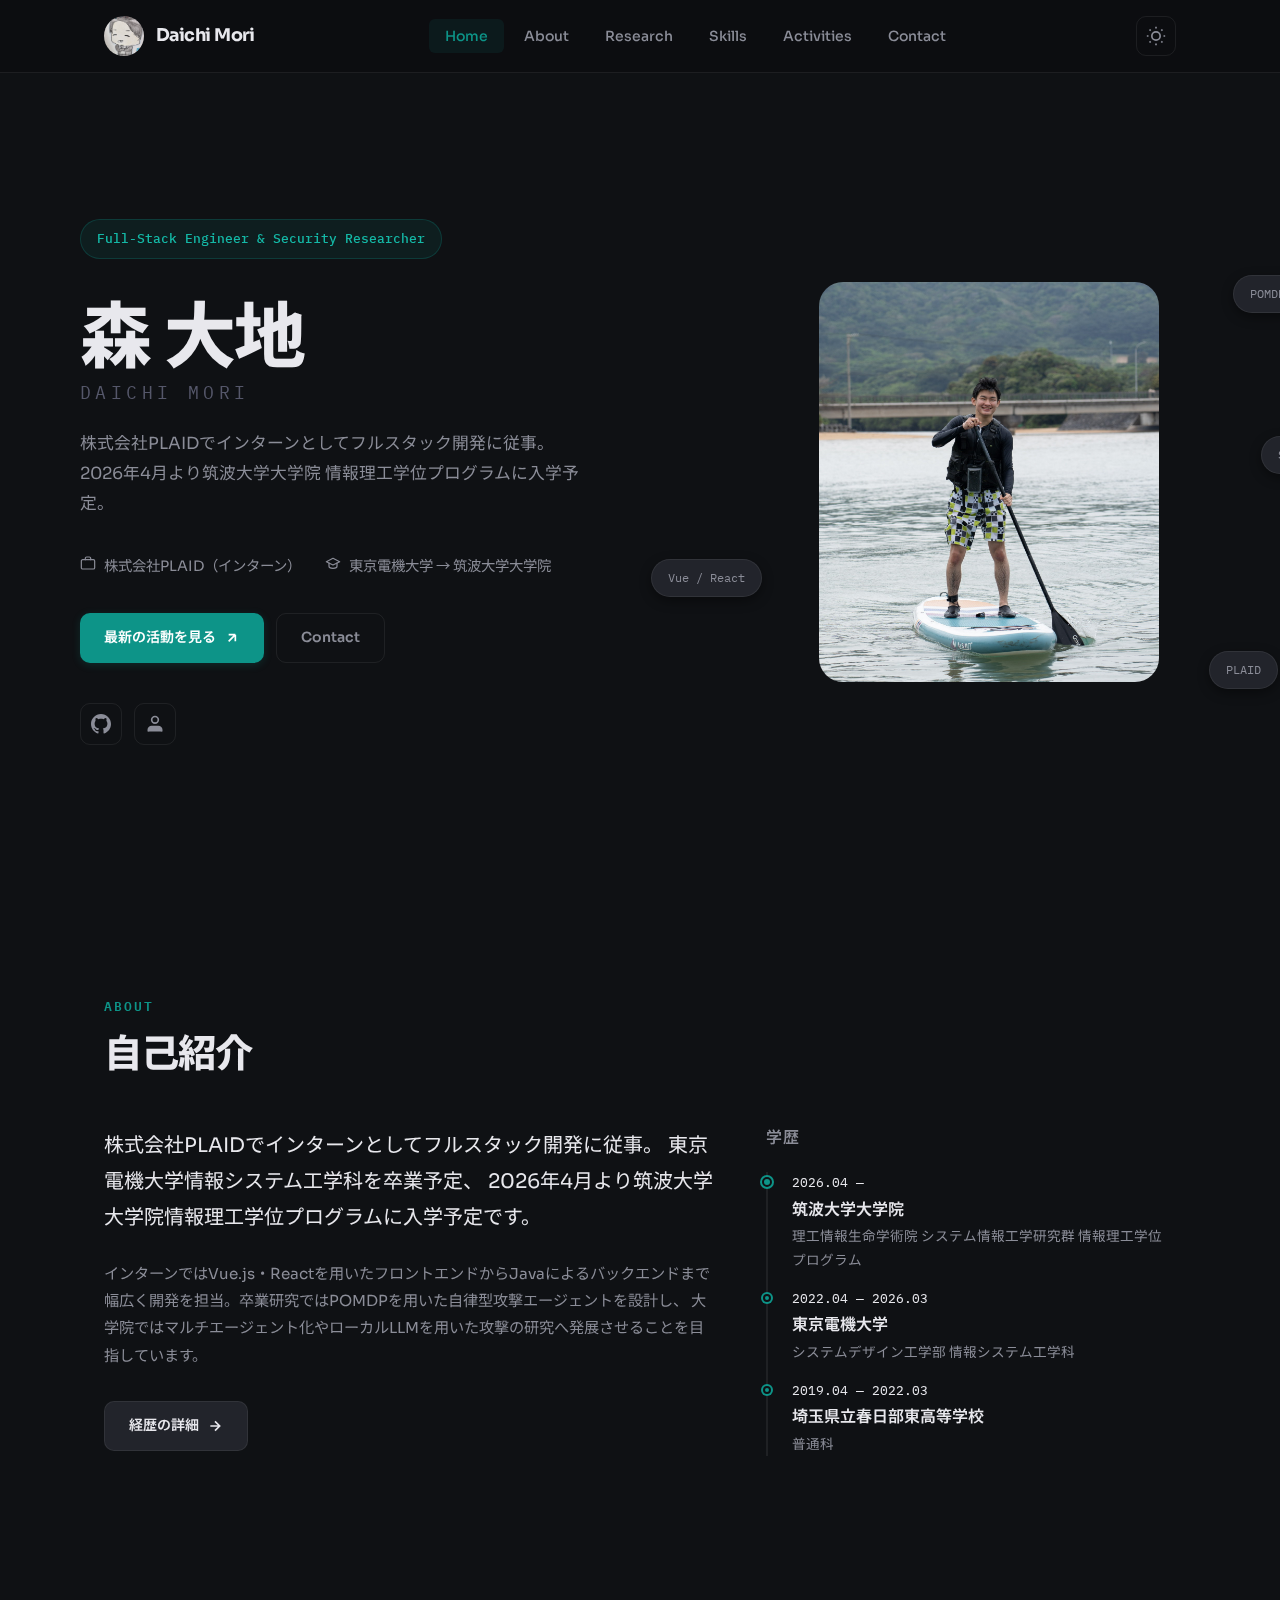
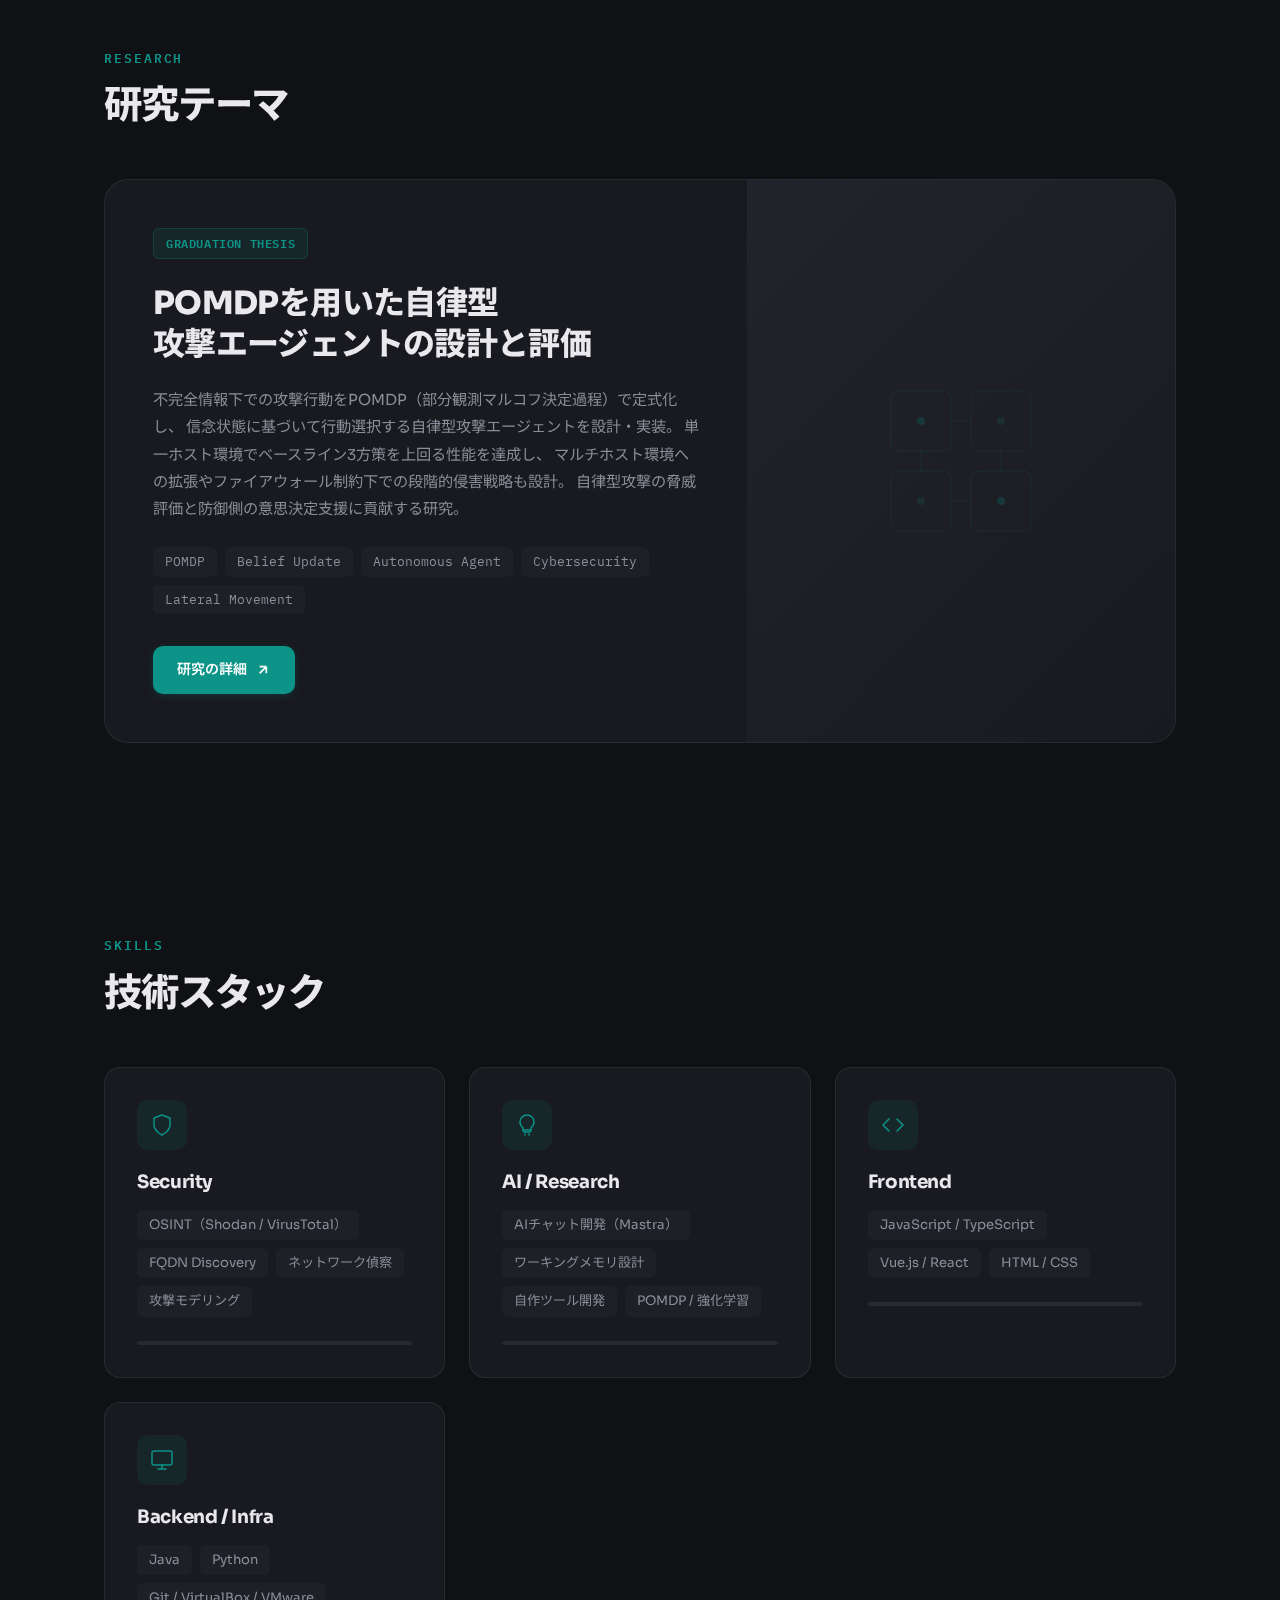
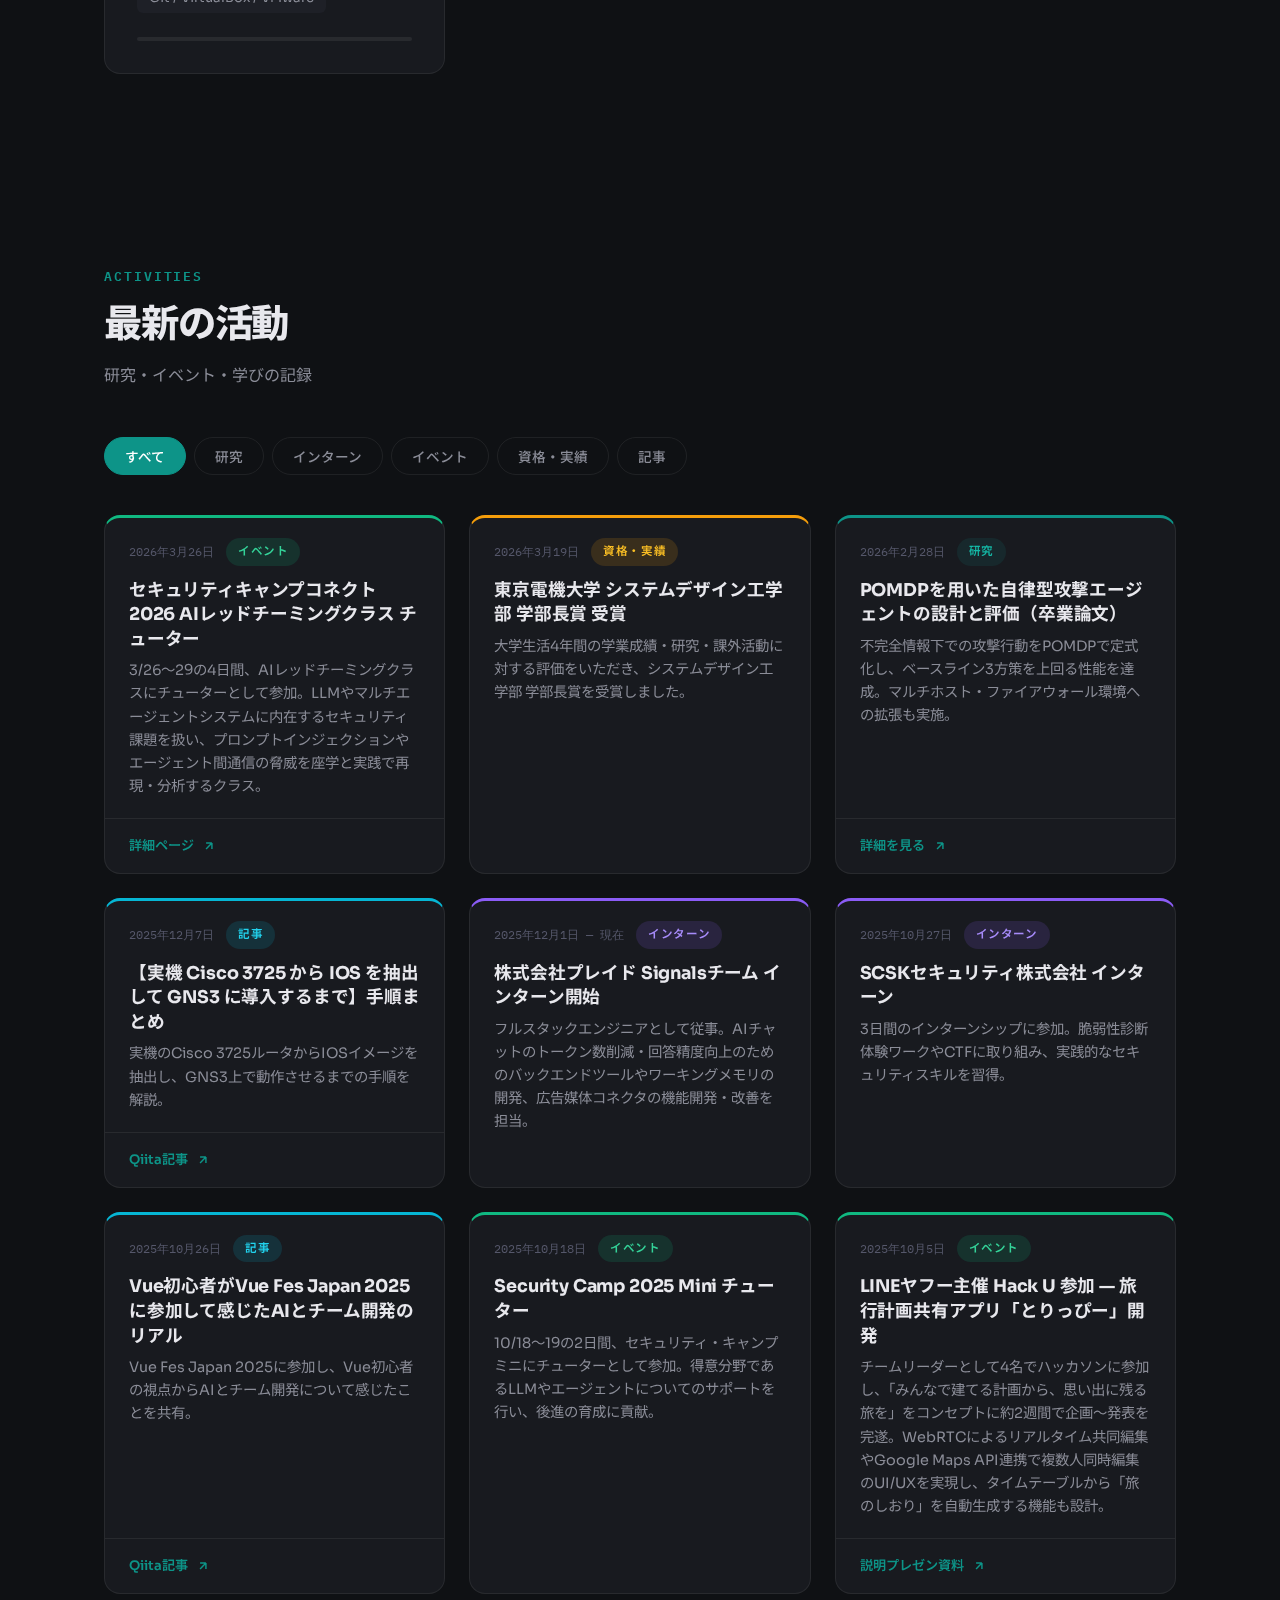
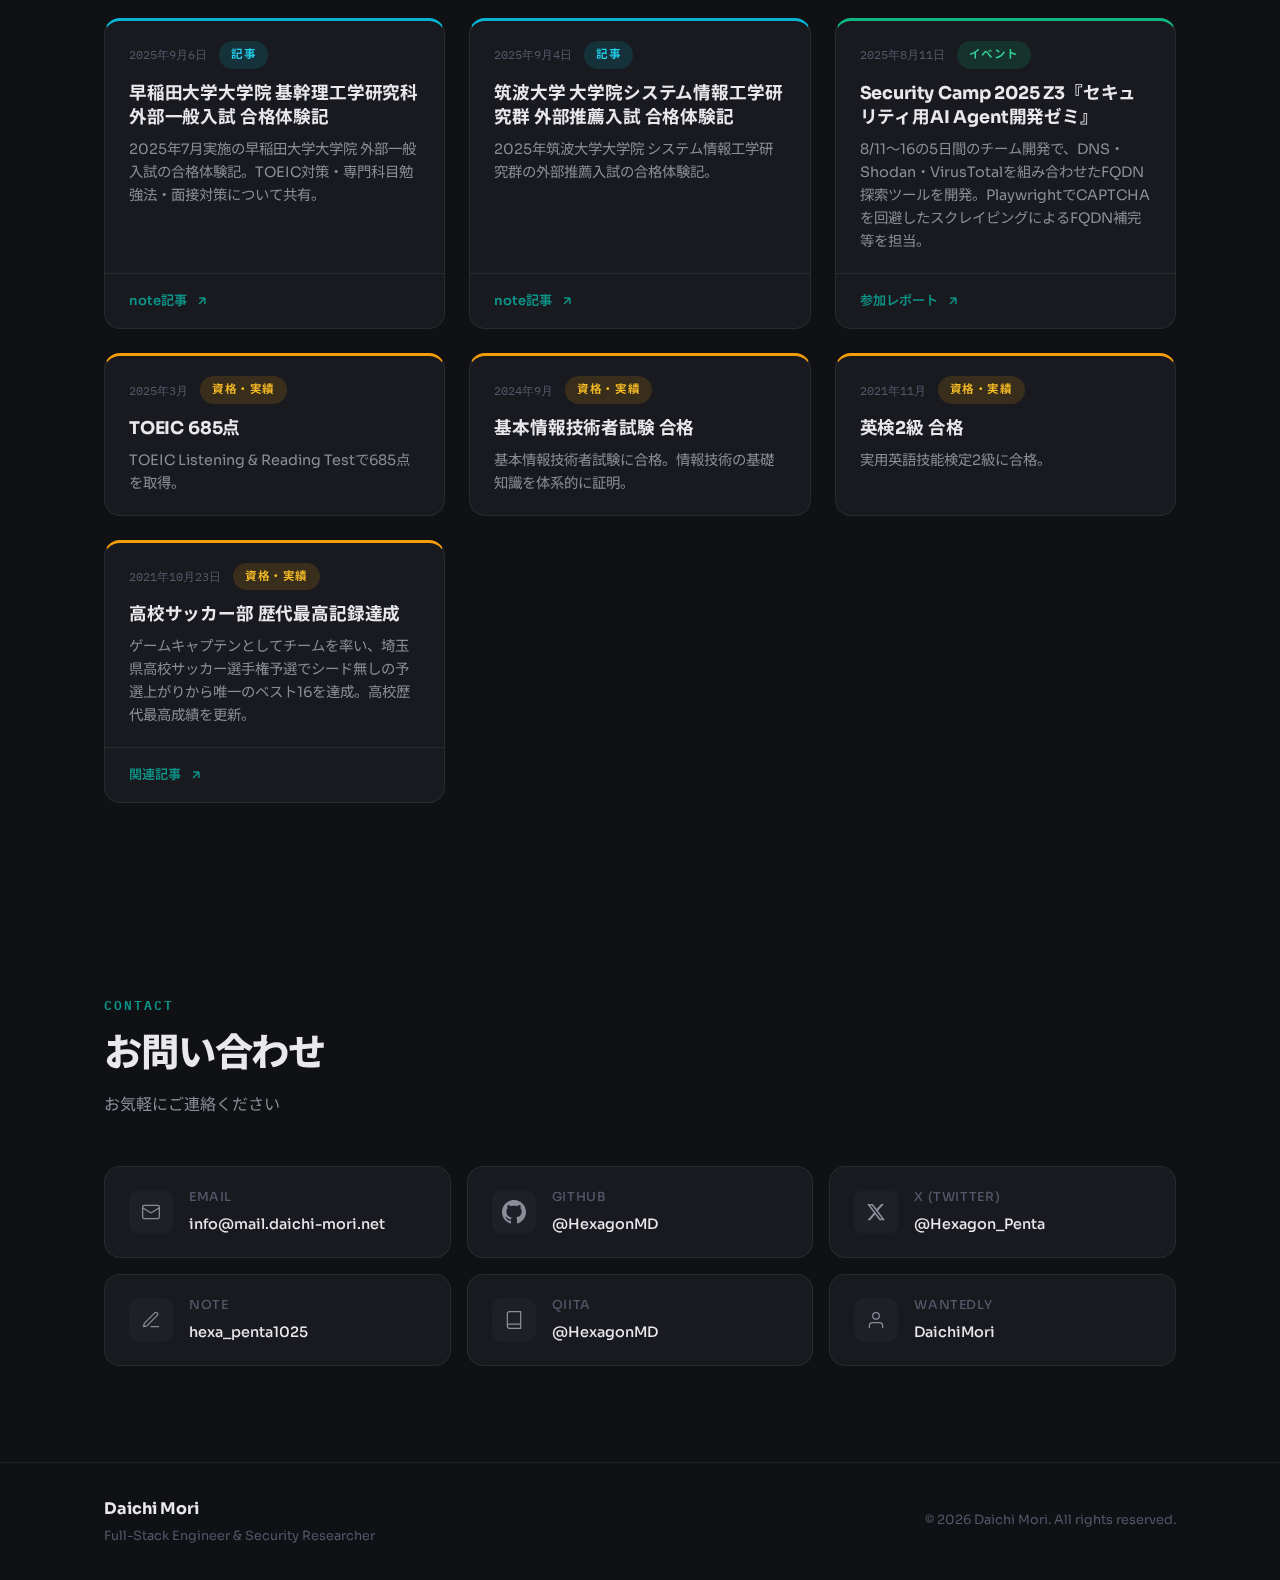
<file: index.html>
<!DOCTYPE html>
<html lang="ja">
<head>
    <meta charset="UTF-8">
    <meta name="viewport" content="width=device-width, initial-scale=1.0">
    <title>森 大地 | Full-Stack Engineer & Security Researcher</title>
    <meta name="description" content="森 大地のポートフォリオ - フルスタックエンジニア・セキュリティ研究者">
    
    <!-- Google Analytics (GA4) -->
    <script async src="https://www.googletagmanager.com/gtag/js?id=G-NTY9F02F9B"></script>
    <script>
        window.dataLayer = window.dataLayer || [];
        function gtag(){dataLayer.push(arguments);}
        gtag('js', new Date());
        gtag('config', 'G-NTY9F02F9B');
    </script>
    
    <!-- Microsoft Clarity -->
    <script type="text/javascript">
        (function(c,l,a,r,i,t,y){
            c[a]=c[a]||function(){(c[a].q=c[a].q||[]).push(arguments)};
            t=l.createElement(r);t.async=1;t.src="https://www.clarity.ms/tag/"+i;
            y=l.getElementsByTagName(r)[0];y.parentNode.insertBefore(t,y);
        })(window, document, "clarity", "script", "vocbr5u7xv");
    </script>
    
    <!-- Favicon -->
    <link rel="icon" href="favicon.ico" sizes="32x32">
    <link rel="icon" href="assets/images/icon.jpg" type="image/jpeg">
    <link rel="apple-touch-icon" href="apple-touch-icon.png">
    
    <!-- Fonts -->
    <link rel="preconnect" href="https://fonts.googleapis.com">
    <link rel="preconnect" href="https://fonts.gstatic.com" crossorigin>
    <link href="https://fonts.googleapis.com/css2?family=Sora:wght@300;400;500;600;700;800&family=IBM+Plex+Mono:wght@400;500;600&family=Noto+Sans+JP:wght@300;400;500;600;700&display=swap" rel="stylesheet">
    
    <!-- Stylesheets -->
    <link rel="stylesheet" href="css/main.css">
    <link rel="stylesheet" href="css/animations.css">
    <link rel="stylesheet" href="css/responsive.css">
</head>
<body>
    <!-- Scroll Progress -->
    <div class="scroll-progress" id="scrollProgress"></div>

    <!-- Header -->
    <header class="header" id="header">
        <nav class="nav">
            <a href="#" class="nav-logo">
                <img src="assets/images/icon.jpg" alt="" class="logo-mark">
                <span class="logo-text">Daichi Mori</span>
            </a>
            <ul class="nav-menu" id="navMenu">
                <li><a href="#home" class="nav-link active">Home</a></li>
                <li><a href="#about" class="nav-link">About</a></li>
                <li><a href="#research" class="nav-link">Research</a></li>
                <li><a href="#skills" class="nav-link">Skills</a></li>
                <li><a href="#activities" class="nav-link">Activities</a></li>
                <li><a href="#contact" class="nav-link">Contact</a></li>
            </ul>
            <div class="nav-actions">
                <button class="theme-toggle" id="themeToggle" aria-label="テーマ切替" title="ダークモードにする">
                    <svg class="icon-sun" width="20" height="20" viewBox="0 0 24 24" fill="none" stroke="currentColor" stroke-width="2">
                        <circle cx="12" cy="12" r="5"/><path d="M12 1v2M12 21v2M4.22 4.22l1.42 1.42M18.36 18.36l1.42 1.42M1 12h2M21 12h2M4.22 19.78l1.42-1.42M18.36 5.64l1.42-1.42"/>
                    </svg>
                    <svg class="icon-moon" width="20" height="20" viewBox="0 0 24 24" fill="none" stroke="currentColor" stroke-width="2">
                        <path d="M21 12.79A9 9 0 1 1 11.21 3 7 7 0 0 0 21 12.79z"/>
                    </svg>
                </button>
                <button class="nav-toggle" id="navToggle" aria-label="メニュー">
                    <span></span>
                    <span></span>
                    <span></span>
                </button>
            </div>
        </nav>
    </header>

    <!-- Hero Section -->
    <section id="home" class="hero">
        <div class="hero-container">
            <div class="hero-content">
                <div class="hero-badge">
                    Full-Stack Engineer & Security Researcher
                </div>
                <h1 class="hero-title">
                    <span class="hero-name-ja">森 大地</span>
                    <span class="hero-name-en">DAICHI MORI</span>
                </h1>
                <p class="hero-description">
                    株式会社PLAIDでインターンとしてフルスタック開発に従事。<br>
                    2026年4月より筑波大学大学院 情報理工学位プログラムに入学予定。
                </p>
                <div class="hero-meta">
                    <div class="meta-item">
                        <span class="meta-icon"><svg width="16" height="16" viewBox="0 0 24 24" fill="none" stroke="currentColor" stroke-width="1.8" stroke-linecap="round" stroke-linejoin="round"><rect x="2" y="7" width="20" height="14" rx="2" ry="2"/><path d="M16 7V5a2 2 0 0 0-2-2h-4a2 2 0 0 0-2 2v2"/></svg></span>
                        <span>株式会社PLAID（インターン）</span>
                    </div>
                    <div class="meta-item">
                        <span class="meta-icon"><svg width="16" height="16" viewBox="0 0 24 24" fill="none" stroke="currentColor" stroke-width="1.8" stroke-linecap="round" stroke-linejoin="round"><path d="m2 10 10-5 10 5-10 5Z"/><path d="M6 12v5c0 1.7 2.7 3 6 3s6-1.3 6-3v-5"/></svg></span>
                        <span>東京電機大学 → 筑波大学大学院</span>
                    </div>
                </div>
                <div class="hero-actions">
                    <a href="#activities" class="btn btn-primary">
                        <span>最新の活動を見る</span>
                        <svg width="16" height="16" viewBox="0 0 24 24" fill="none" stroke="currentColor" stroke-width="2.5">
                            <path d="M7 17L17 7M17 7H7M17 7v10"/>
                        </svg>
                    </a>
                    <a href="#contact" class="btn btn-ghost">Contact</a>
                </div>
                <div class="hero-links">
                    <a href="https://github.com/HexagonMD" target="_blank" rel="noopener" class="social-link" aria-label="GitHub" title="GitHubを開く">
                        <svg width="20" height="20" viewBox="0 0 24 24" fill="currentColor"><path d="M12 0c-6.626 0-12 5.373-12 12 0 5.302 3.438 9.8 8.207 11.387.599.111.793-.261.793-.577v-2.234c-3.338.726-4.033-1.416-4.033-1.416-.546-1.387-1.333-1.756-1.333-1.756-1.089-.745.083-.729.083-.729 1.205.084 1.839 1.237 1.839 1.237 1.07 1.834 2.807 1.304 3.492.997.107-.775.418-1.305.762-1.604-2.665-.305-5.467-1.334-5.467-5.931 0-1.311.469-2.381 1.236-3.221-.124-.303-.535-1.524.117-3.176 0 0 1.008-.322 3.301 1.23.957-.266 1.983-.399 3.003-.404 1.02.005 2.047.138 3.006.404 2.291-1.552 3.297-1.23 3.297-1.23.653 1.653.242 2.874.118 3.176.77.84 1.235 1.911 1.235 3.221 0 4.609-2.807 5.624-5.479 5.921.43.372.823 1.102.823 2.222v3.293c0 .319.192.694.801.576 4.765-1.589 8.199-6.086 8.199-11.386 0-6.627-5.373-12-12-12z"/></svg>
                    </a>
                    <a href="https://www.wantedly.com/id/DaichiMori" target="_blank" rel="noopener" class="social-link" aria-label="Wantedly" title="Wantedlyを開く">
                        <svg width="20" height="20" viewBox="0 0 24 24" fill="currentColor"><path d="M20 21v-2a4 4 0 0 0-4-4H8a4 4 0 0 0-4 4v2"/><circle cx="12" cy="7" r="4" fill="none" stroke="currentColor" stroke-width="2"/><path d="M20 21v-2a4 4 0 0 0-4-4H8a4 4 0 0 0-4 4v2" fill="none" stroke="currentColor" stroke-width="2"/></svg>
                    </a>
                </div>
            </div>
            <div class="hero-visual">
                <div class="hero-image-wrapper">
                    <img src="assets/images/image.jpg" alt="森 大地" class="hero-image" id="profileImg">
                </div>
                <div class="hero-floating-tags">
                    <span class="floating-tag tag-1">POMDP</span>
                    <span class="floating-tag tag-2">Vue / React</span>
                    <span class="floating-tag tag-3">Security</span>
                    <span class="floating-tag tag-4">PLAID</span>
                </div>
            </div>
        </div>
    </section>

    <!-- About Section -->
    <section id="about" class="section about-section">
        <div class="container">
            <div class="section-header">
                <div class="section-label">About</div>
                <h2 class="section-title">自己紹介</h2>
            </div>
            <div class="about-grid">
                <div class="about-main">
                    <p class="about-lead">
                        株式会社PLAIDでインターンとしてフルスタック開発に従事。
                        東京電機大学情報システム工学科を卒業予定、
                        2026年4月より筑波大学大学院情報理工学位プログラムに入学予定です。
                    </p>
                    <p class="about-body">
                        インターンではVue.js・Reactを用いたフロントエンドからJavaによるバックエンドまで
                        幅広く開発を担当。卒業研究ではPOMDPを用いた自律型攻撃エージェントを設計し、
                        大学院ではマルチエージェント化やローカルLLMを用いた攻撃の研究へ発展させることを目指しています。
                    </p>
                    <a href="pages/background.html" class="btn btn-secondary">
                        <span>経歴の詳細</span>
                        <svg width="16" height="16" viewBox="0 0 24 24" fill="none" stroke="currentColor" stroke-width="2.5">
                            <path d="M5 12h14M12 5l7 7-7 7"/>
                        </svg>
                    </a>
                </div>
                <div class="about-education">
                    <h3 class="education-heading">学歴</h3>
                    <div class="education-timeline">
                        <div class="education-item">
                            <div class="education-period">2026.04 —</div>
                            <div class="education-detail">
                                <div class="education-school">筑波大学大学院</div>
                                <div class="education-dept">理工情報生命学術院 システム情報工学研究群 情報理工学位プログラム</div>
                            </div>
                        </div>
                        <div class="education-item">
                            <div class="education-period">2022.04 — 2026.03</div>
                            <div class="education-detail">
                                <div class="education-school">東京電機大学</div>
                                <div class="education-dept">システムデザイン工学部 情報システム工学科</div>
                            </div>
                        </div>
                        <div class="education-item">
                            <div class="education-period">2019.04 — 2022.03</div>
                            <div class="education-detail">
                                <div class="education-school">埼玉県立春日部東高等学校</div>
                                <div class="education-dept">普通科</div>
                            </div>
                        </div>
                    </div>
                </div>
            </div>
        </div>
    </section>

    <!-- Research Section -->
    <section id="research" class="section research-section">
        <div class="container">
            <div class="section-header">
                <div class="section-label">Research</div>
                <h2 class="section-title">研究テーマ</h2>
            </div>
            <div class="research-card">
                <div class="research-card-content">
                    <div class="research-tag">Graduation Thesis</div>
                    <h3 class="research-card-title">
                        POMDPを用いた自律型<br>攻撃エージェントの設計と評価
                    </h3>
                    <p class="research-card-desc">
                        不完全情報下での攻撃行動をPOMDP（部分観測マルコフ決定過程）で定式化し、
                        信念状態に基づいて行動選択する自律型攻撃エージェントを設計・実装。
                        単一ホスト環境でベースライン3方策を上回る性能を達成し、
                        マルチホスト環境への拡張やファイアウォール制約下での段階的侵害戦略も設計。
                        自律型攻撃の脅威評価と防御側の意思決定支援に貢献する研究。
                    </p>
                    <div class="research-keywords">
                        <span class="keyword">POMDP</span>
                        <span class="keyword">Belief Update</span>
                        <span class="keyword">Autonomous Agent</span>
                        <span class="keyword">Cybersecurity</span>
                        <span class="keyword">Lateral Movement</span>
                    </div>
                    <a href="pages/research.html" class="btn btn-primary">
                        <span>研究の詳細</span>
                        <svg width="16" height="16" viewBox="0 0 24 24" fill="none" stroke="currentColor" stroke-width="2.5">
                            <path d="M7 17L17 7M17 7H7M17 7v10"/>
                        </svg>
                    </a>
                </div>
                <div class="research-card-visual">
                    <div class="research-graphic">
                        <svg width="180" height="180" viewBox="0 0 180 180" fill="none" xmlns="http://www.w3.org/2000/svg">
                            <rect x="20" y="20" width="60" height="60" rx="8" stroke="currentColor" stroke-width="1" opacity="0.2"/>
                            <rect x="100" y="20" width="60" height="60" rx="8" stroke="currentColor" stroke-width="1" opacity="0.15"/>
                            <rect x="20" y="100" width="60" height="60" rx="8" stroke="currentColor" stroke-width="1" opacity="0.15"/>
                            <rect x="100" y="100" width="60" height="60" rx="8" stroke="currentColor" stroke-width="1" opacity="0.2"/>
                            <line x1="80" y1="50" x2="100" y2="50" stroke="currentColor" stroke-width="1" opacity="0.15"/>
                            <line x1="50" y1="80" x2="50" y2="100" stroke="currentColor" stroke-width="1" opacity="0.15"/>
                            <line x1="130" y1="80" x2="130" y2="100" stroke="currentColor" stroke-width="1" opacity="0.15"/>
                            <line x1="80" y1="130" x2="100" y2="130" stroke="currentColor" stroke-width="1" opacity="0.15"/>
                            <circle cx="50" cy="50" r="4" fill="currentColor" opacity="0.3"/>
                            <circle cx="130" cy="50" r="4" fill="currentColor" opacity="0.2"/>
                            <circle cx="50" cy="130" r="4" fill="currentColor" opacity="0.2"/>
                            <circle cx="130" cy="130" r="4" fill="currentColor" opacity="0.3"/>
                        </svg>
                    </div>
                </div>
            </div>
        </div>
    </section>

    <!-- Skills Section -->
    <section id="skills" class="section skills-section">
        <div class="container">
            <div class="section-header">
                <div class="section-label">Skills</div>
                <h2 class="section-title">技術スタック</h2>
            </div>
            <div class="skills-grid">
                <div class="skill-card">
                    <div class="skill-icon-wrapper">
                        <svg width="24" height="24" viewBox="0 0 24 24" fill="none" stroke="currentColor" stroke-width="1.5" stroke-linecap="round" stroke-linejoin="round"><path d="M12 22s8-4 8-10V5l-8-3-8 3v7c0 6 8 10 8 10z"/></svg>
                    </div>
                    <h3 class="skill-name">Security</h3>
                    <ul class="skill-tags">
                        <li>OSINT（Shodan / VirusTotal）</li>
                        <li>FQDN Discovery</li>
                        <li>ネットワーク偵察</li>
                        <li>攻撃モデリング</li>
                    </ul>
                    <div class="skill-bar">
                        <div class="skill-bar-fill" data-level="85"></div>
                    </div>
                </div>
                <div class="skill-card">
                    <div class="skill-icon-wrapper">
                        <svg width="24" height="24" viewBox="0 0 24 24" fill="none" stroke="currentColor" stroke-width="1.5" stroke-linecap="round" stroke-linejoin="round"><path d="M12 2a7 7 0 0 0-7 7c0 2.38 1.19 4.47 3 5.74V17a2 2 0 0 0 2 2h4a2 2 0 0 0 2-2v-2.26c1.81-1.27 3-3.36 3-5.74a7 7 0 0 0-7-7z"/><path d="M10 21v1M14 21v1M9 17h6"/></svg>
                    </div>
                    <h3 class="skill-name">AI / Research</h3>
                    <ul class="skill-tags">
                        <li>AIチャット開発（Mastra）</li>
                        <li>ワーキングメモリ設計</li>
                        <li>自作ツール開発</li>
                        <li>POMDP / 強化学習</li>
                    </ul>
                    <div class="skill-bar">
                        <div class="skill-bar-fill" data-level="80"></div>
                    </div>
                </div>
                <div class="skill-card">
                    <div class="skill-icon-wrapper">
                        <svg width="24" height="24" viewBox="0 0 24 24" fill="none" stroke="currentColor" stroke-width="1.5" stroke-linecap="round" stroke-linejoin="round"><polyline points="16 18 22 12 16 6"/><polyline points="8 6 2 12 8 18"/></svg>
                    </div>
                    <h3 class="skill-name">Frontend</h3>
                    <ul class="skill-tags">
                        <li>JavaScript / TypeScript</li>
                        <li>Vue.js / React</li>
                        <li>HTML / CSS</li>
                    </ul>
                    <div class="skill-bar">
                        <div class="skill-bar-fill" data-level="90"></div>
                    </div>
                </div>
                <div class="skill-card">
                    <div class="skill-icon-wrapper">
                        <svg width="24" height="24" viewBox="0 0 24 24" fill="none" stroke="currentColor" stroke-width="1.5" stroke-linecap="round" stroke-linejoin="round"><rect x="2" y="3" width="20" height="14" rx="2"/><path d="M8 21h8M12 17v4"/></svg>
                    </div>
                    <h3 class="skill-name">Backend / Infra</h3>
                    <ul class="skill-tags">
                        <li>Java</li>
                        <li>Python</li>
                        <li>Git / VirtualBox / VMware</li>
                    </ul>
                    <div class="skill-bar">
                        <div class="skill-bar-fill" data-level="85"></div>
                    </div>
                </div>
            </div>
        </div>
    </section>

    <!-- Activities Feed Section (Wantedly-like) -->
    <section id="activities" class="section activities-section">
        <div class="container">
            <div class="section-header">
                <div class="section-label">Activities</div>
                <h2 class="section-title">最新の活動</h2>
                <p class="section-subtitle">研究・イベント・学びの記録</p>
            </div>

            <!-- Filter Tabs -->
            <div class="feed-filters" id="feedFilters">
                <button class="filter-btn active" data-filter="all">すべて</button>
                <button class="filter-btn" data-filter="research">研究</button>
                <button class="filter-btn" data-filter="intern">インターン</button>
                <button class="filter-btn" data-filter="event">イベント</button>
                <button class="filter-btn" data-filter="certification">資格・実績</button>
                <button class="filter-btn" data-filter="article">記事</button>
            </div>

            <!-- Activity Feed Cards -->
            <div class="feed-grid" id="feedGrid">
                <!-- Cards are rendered dynamically by JS -->
            </div>

            <div class="feed-empty" id="feedEmpty" style="display:none;">
                <p>該当する活動はありません</p>
            </div>
        </div>
    </section>

    <!-- Contact Section -->
    <section id="contact" class="section contact-section">
        <div class="container">
            <div class="section-header">
                <div class="section-label">Contact</div>
                <h2 class="section-title">お問い合わせ</h2>
                <p class="section-subtitle">お気軽にご連絡ください</p>
            </div>
            <div class="contact-grid">
                <a href="mailto:info@mail.daichi-mori.net" class="contact-card" title="メールを開く">
                    <div class="contact-icon">
                        <svg width="20" height="20" viewBox="0 0 24 24" fill="none" stroke="currentColor" stroke-width="1.5" stroke-linecap="round" stroke-linejoin="round"><rect x="2" y="4" width="20" height="16" rx="2"/><path d="m22 7-8.97 5.7a1.94 1.94 0 0 1-2.06 0L2 7"/></svg>
                    </div>
                    <div class="contact-info">
                        <span class="contact-label">Email</span>
                        <span class="contact-value">info@mail.daichi-mori.net</span>
                    </div>
                </a>
                <a href="https://github.com/HexagonMD" target="_blank" rel="noopener" class="contact-card" title="GitHubを開く">
                    <div class="contact-icon">
                        <svg width="24" height="24" viewBox="0 0 24 24" fill="currentColor"><path d="M12 0c-6.626 0-12 5.373-12 12 0 5.302 3.438 9.8 8.207 11.387.599.111.793-.261.793-.577v-2.234c-3.338.726-4.033-1.416-4.033-1.416-.546-1.387-1.333-1.756-1.333-1.756-1.089-.745.083-.729.083-.729 1.205.084 1.839 1.237 1.839 1.237 1.07 1.834 2.807 1.304 3.492.997.107-.775.418-1.305.762-1.604-2.665-.305-5.467-1.334-5.467-5.931 0-1.311.469-2.381 1.236-3.221-.124-.303-.535-1.524.117-3.176 0 0 1.008-.322 3.301 1.23.957-.266 1.983-.399 3.003-.404 1.02.005 2.047.138 3.006.404 2.291-1.552 3.297-1.23 3.297-1.23.653 1.653.242 2.874.118 3.176.77.84 1.235 1.911 1.235 3.221 0 4.609-2.807 5.624-5.479 5.921.43.372.823 1.102.823 2.222v3.293c0 .319.192.694.801.576 4.765-1.589 8.199-6.086 8.199-11.386 0-6.627-5.373-12-12-12z"/></svg>
                    </div>
                    <div class="contact-info">
                        <span class="contact-label">GitHub</span>
                        <span class="contact-value">@HexagonMD</span>
                    </div>
                </a>
                <a href="https://x.com/Hexagon_Penta" target="_blank" rel="noopener" class="contact-card" title="Xを開く">
                    <div class="contact-icon">
                        <svg width="20" height="20" viewBox="0 0 24 24" fill="currentColor"><path d="M18.244 2.25h3.308l-7.227 8.26 8.502 11.24H16.17l-5.214-6.817L4.99 21.75H1.68l7.73-8.835L1.254 2.25H8.08l4.713 6.231zm-1.161 17.52h1.833L7.084 4.126H5.117z"/></svg>
                    </div>
                    <div class="contact-info">
                        <span class="contact-label">X (Twitter)</span>
                        <span class="contact-value">@Hexagon_Penta</span>
                    </div>
                </a>
                <a href="https://note.com/hexa_penta1025" target="_blank" rel="noopener" class="contact-card" title="Noteを開く">
                    <div class="contact-icon">
                        <svg width="20" height="20" viewBox="0 0 24 24" fill="none" stroke="currentColor" stroke-width="1.5" stroke-linecap="round" stroke-linejoin="round"><path d="M12 20h9"/><path d="M16.5 3.5a2.12 2.12 0 0 1 3 3L7 19l-4 1 1-4Z"/></svg>
                    </div>
                    <div class="contact-info">
                        <span class="contact-label">Note</span>
                        <span class="contact-value">hexa_penta1025</span>
                    </div>
                </a>
                <a href="https://qiita.com/HexagonMD" target="_blank" rel="noopener" class="contact-card" title="Qiitaを開く">
                    <div class="contact-icon">
                        <svg width="20" height="20" viewBox="0 0 24 24" fill="none" stroke="currentColor" stroke-width="1.5" stroke-linecap="round" stroke-linejoin="round"><path d="M4 19.5v-15A2.5 2.5 0 0 1 6.5 2H20v20H6.5a2.5 2.5 0 0 1 0-5H20"/></svg>
                    </div>
                    <div class="contact-info">
                        <span class="contact-label">Qiita</span>
                        <span class="contact-value">@HexagonMD</span>
                    </div>
                </a>
                <a href="https://www.wantedly.com/id/DaichiMori" target="_blank" rel="noopener" class="contact-card" title="Wantedlyを開く">
                    <div class="contact-icon">
                        <svg width="20" height="20" viewBox="0 0 24 24" fill="none" stroke="currentColor" stroke-width="1.5" stroke-linecap="round" stroke-linejoin="round"><path d="M20 21v-2a4 4 0 0 0-4-4H8a4 4 0 0 0-4 4v2"/><circle cx="12" cy="7" r="4"/></svg>
                    </div>
                    <div class="contact-info">
                        <span class="contact-label">Wantedly</span>
                        <span class="contact-value">DaichiMori</span>
                    </div>
                </a>
            </div>
        </div>
    </section>

    <!-- Footer -->
    <footer class="footer">
        <div class="container">
            <div class="footer-content">
                <div class="footer-brand">
                    <span class="footer-logo">Daichi Mori</span>
                    <p class="footer-tagline">Full-Stack Engineer & Security Researcher</p>
                </div>
                <p class="footer-copy">&copy; 2026 Daichi Mori. All rights reserved.</p>
            </div>
        </div>
    </footer>

    <!-- Lightbox -->
    <div id="lightbox" class="lightbox">
        <button class="lightbox-close" aria-label="閉じる">&times;</button>
        <img class="lightbox-content" id="lightboxImg" alt="">
    </div>

    <!-- Scripts -->
    <script src="js/app.js"></script>
    <script src="js/navigation.js"></script>
    <script src="js/animations.js"></script>
</body>
</html>
</file>
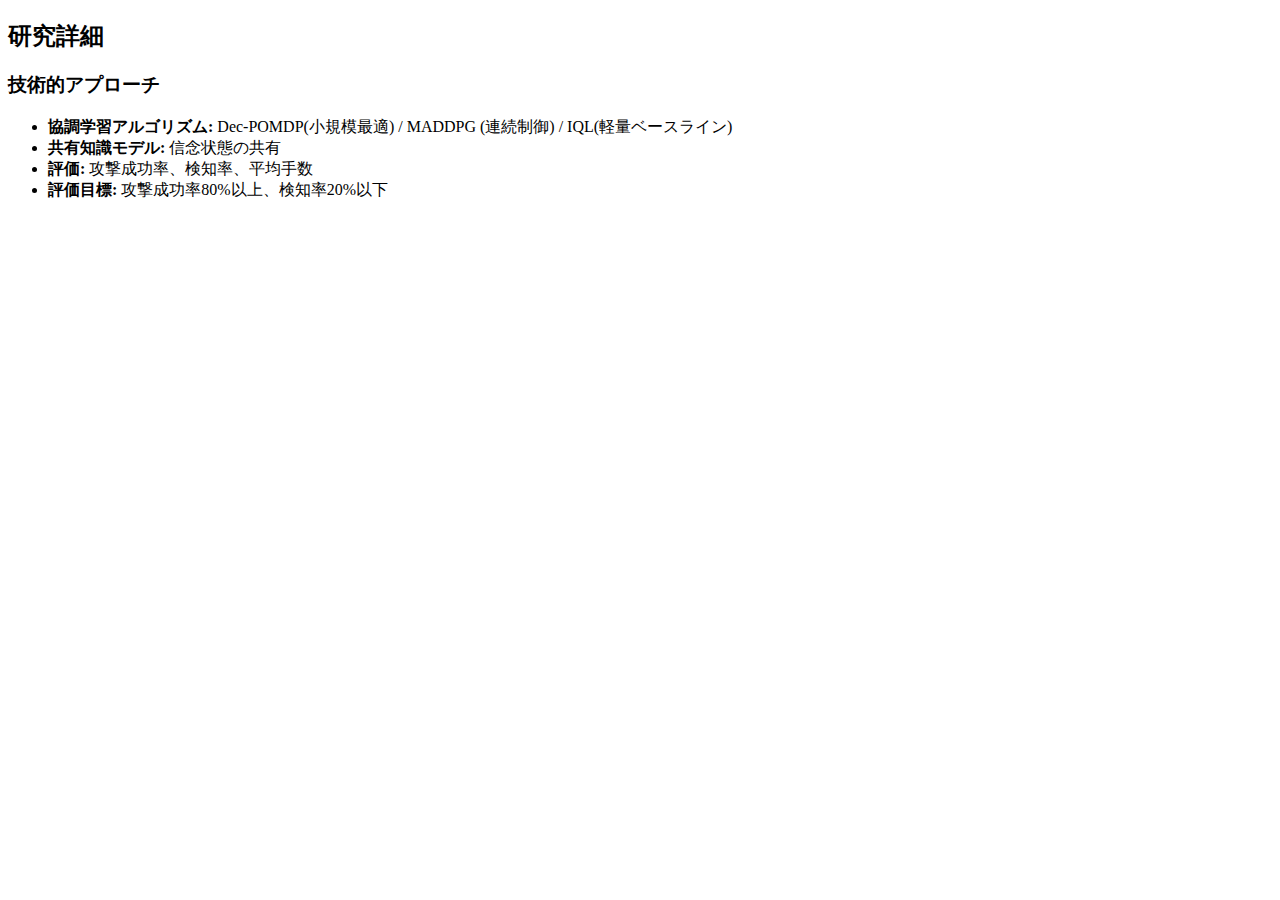
<file: research.html>
<!DOCTYPE html>
<html lang="ja">
<head>
    <meta charset="UTF-8">
    <meta name="viewport" content="width=device-width, initial-scale=1.0">
    <title>研究内容</title>
</head>
<body>
    <section id="research-details">
        <h2>研究詳細</h2>
        <h3>技術的アプローチ</h3>
        <ul>
            <li><strong>協調学習アルゴリズム:</strong> Dec-POMDP(小規模最適) / MADDPG (連続制御) / IQL(軽量ベースライン)</li>
            <li><strong>共有知識モデル:</strong> 信念状態の共有</li>
            <li><strong>評価:</strong> 攻撃成功率、検知率、平均手数</li>
            <li><strong>評価目標:</strong> 攻撃成功率80%以上、検知率20%以下</li>
        </ul>
    </section>
</body>
</html>
</file>
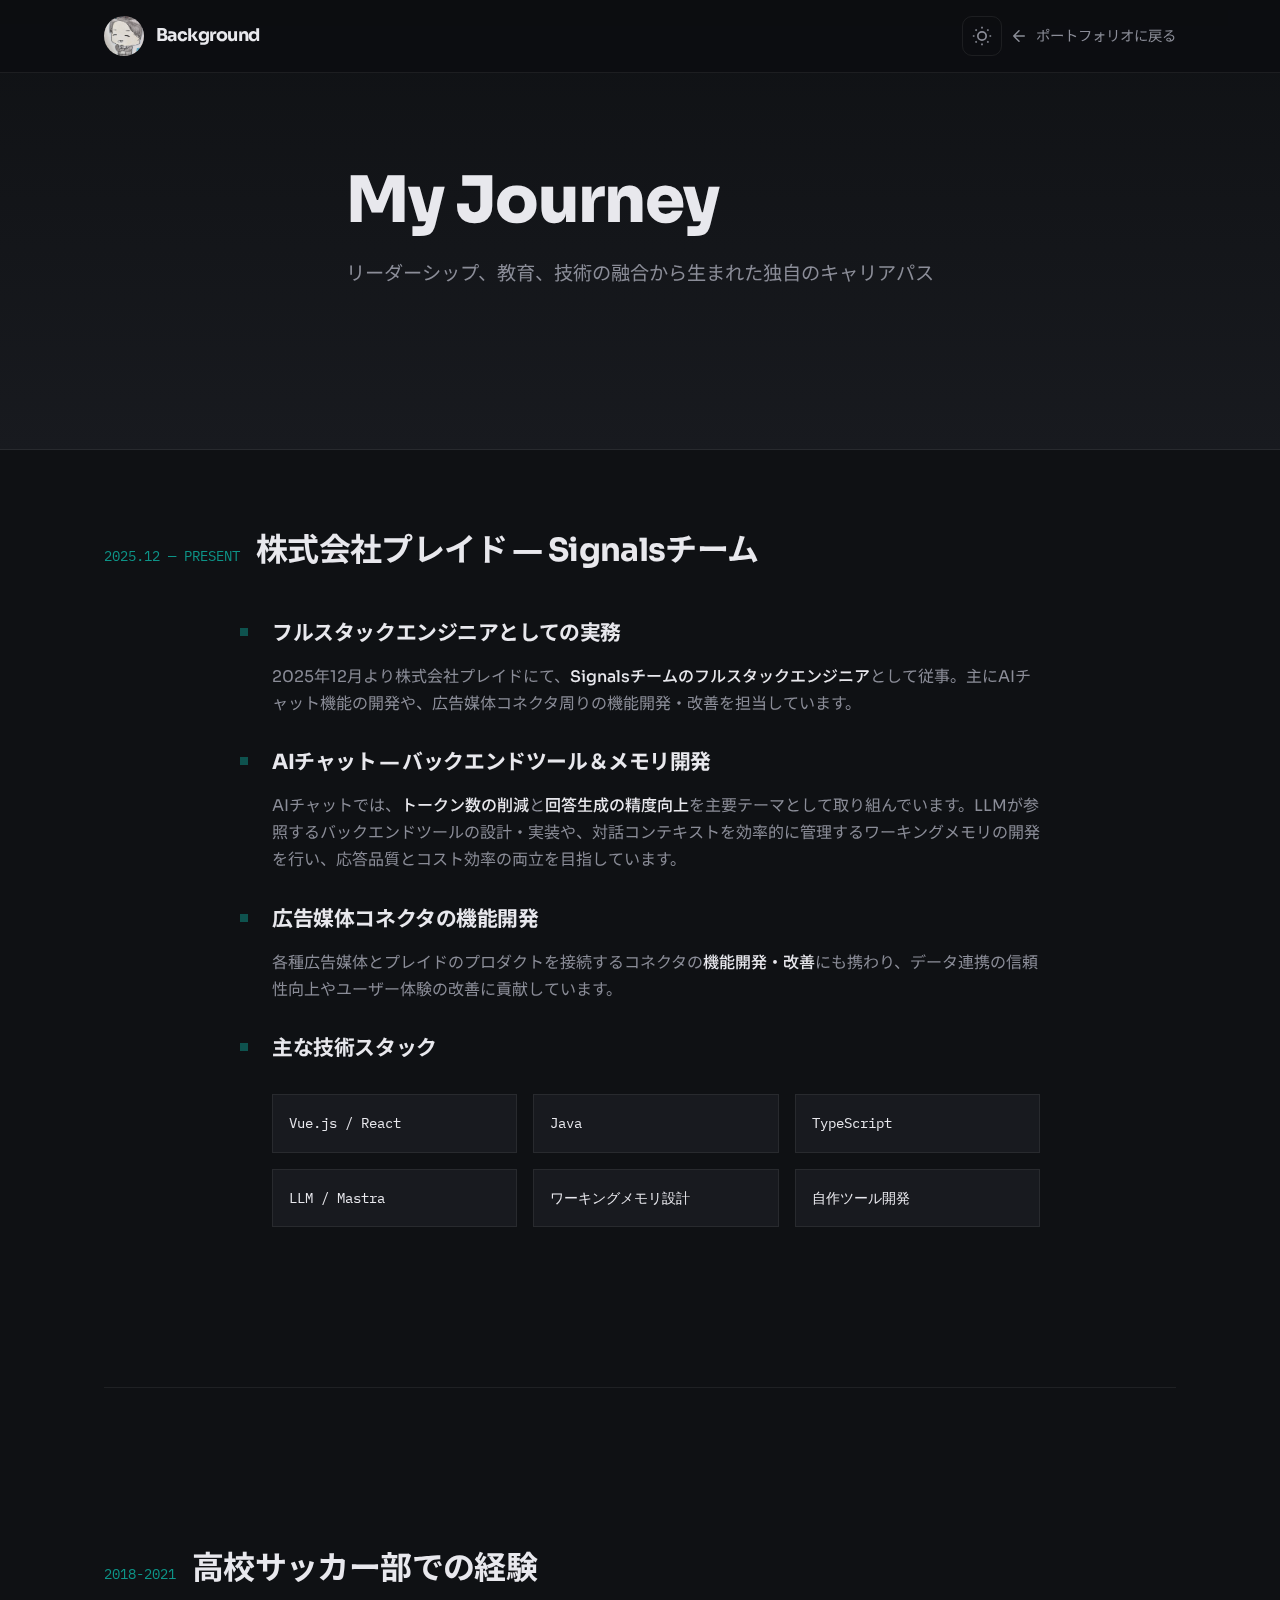
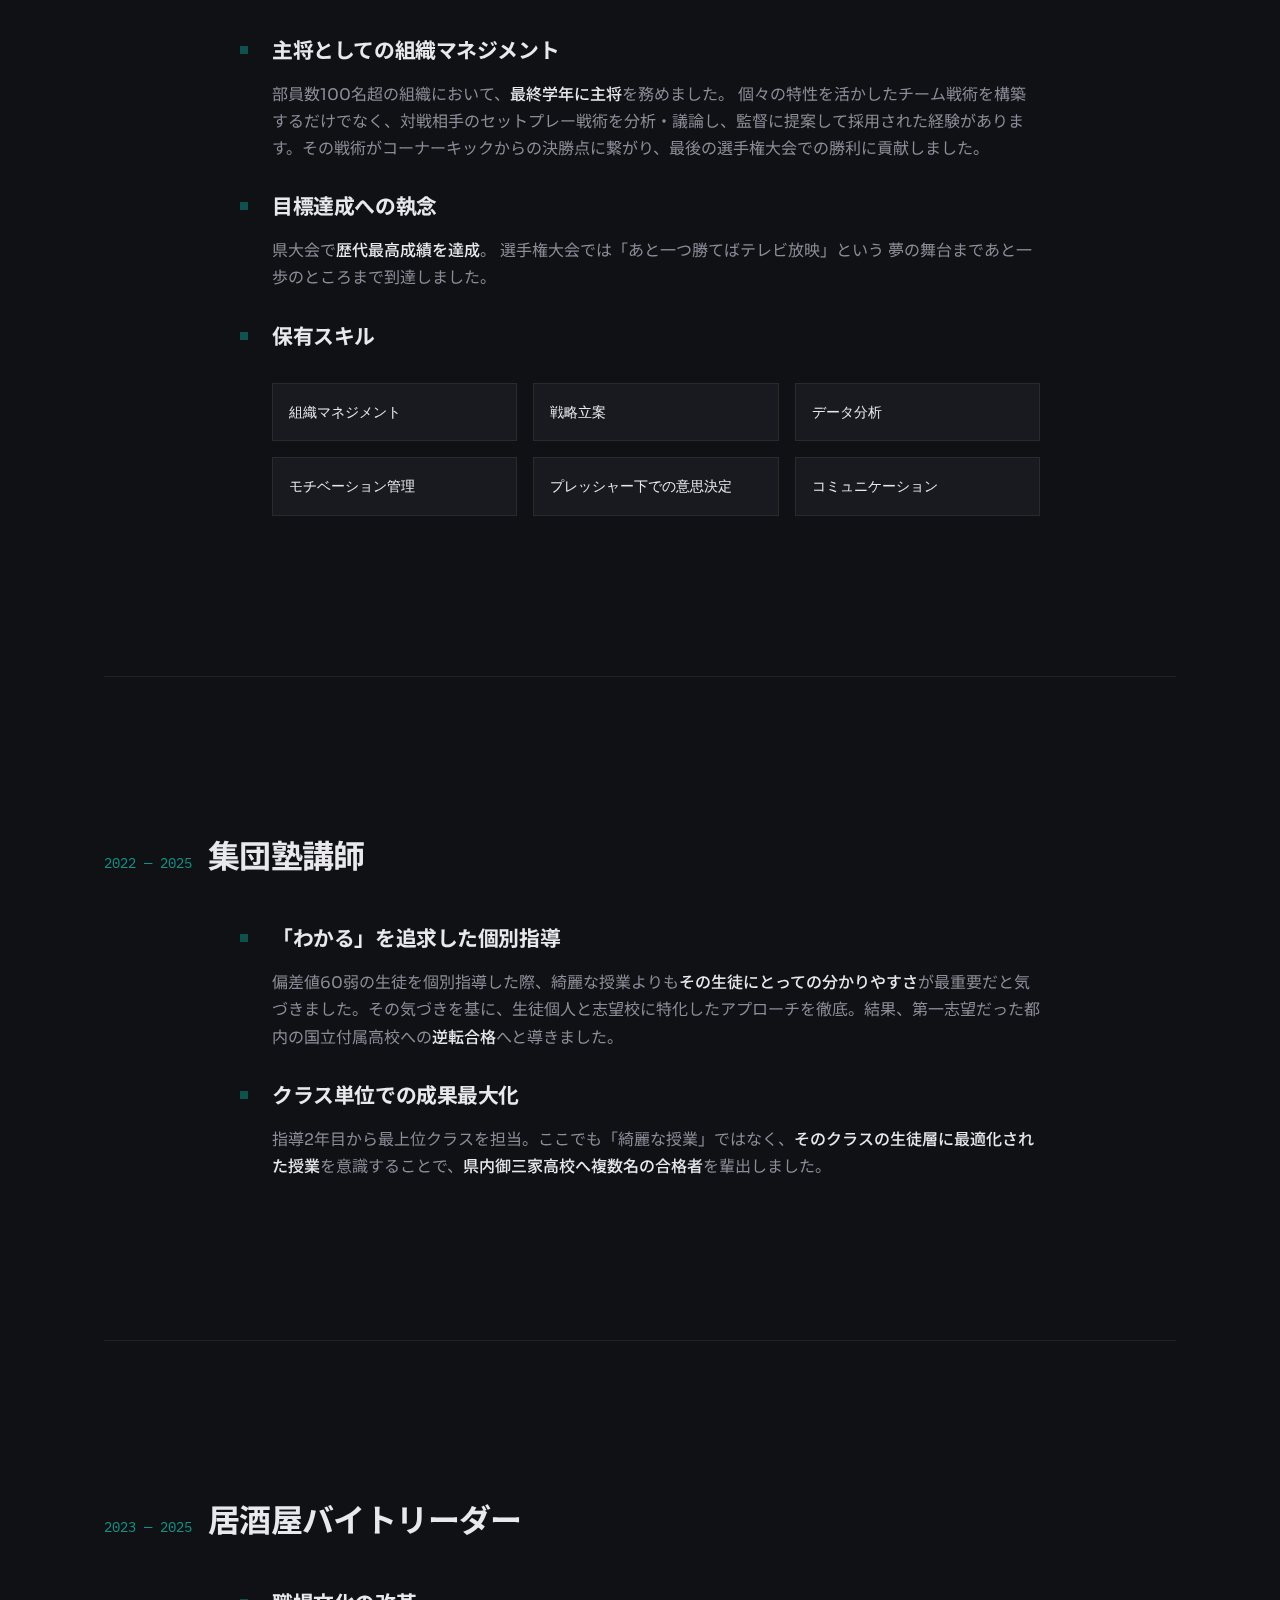
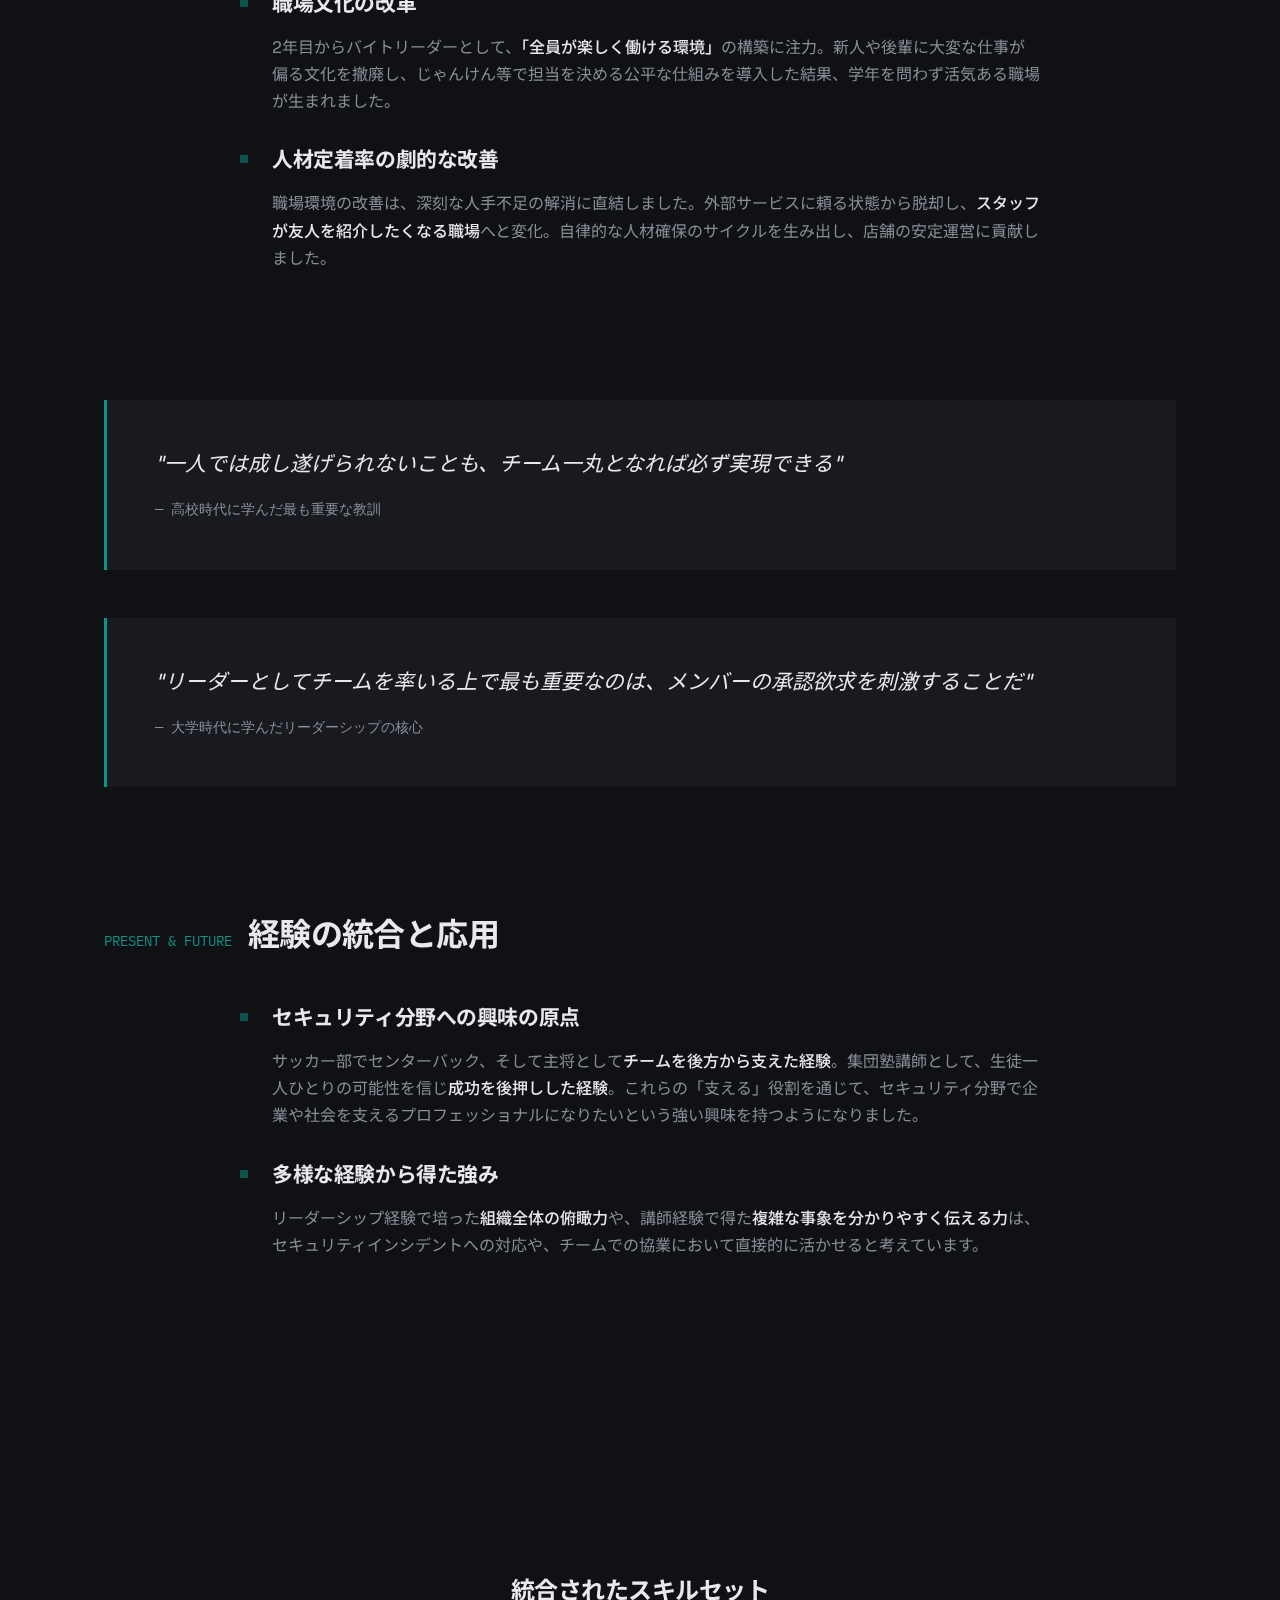
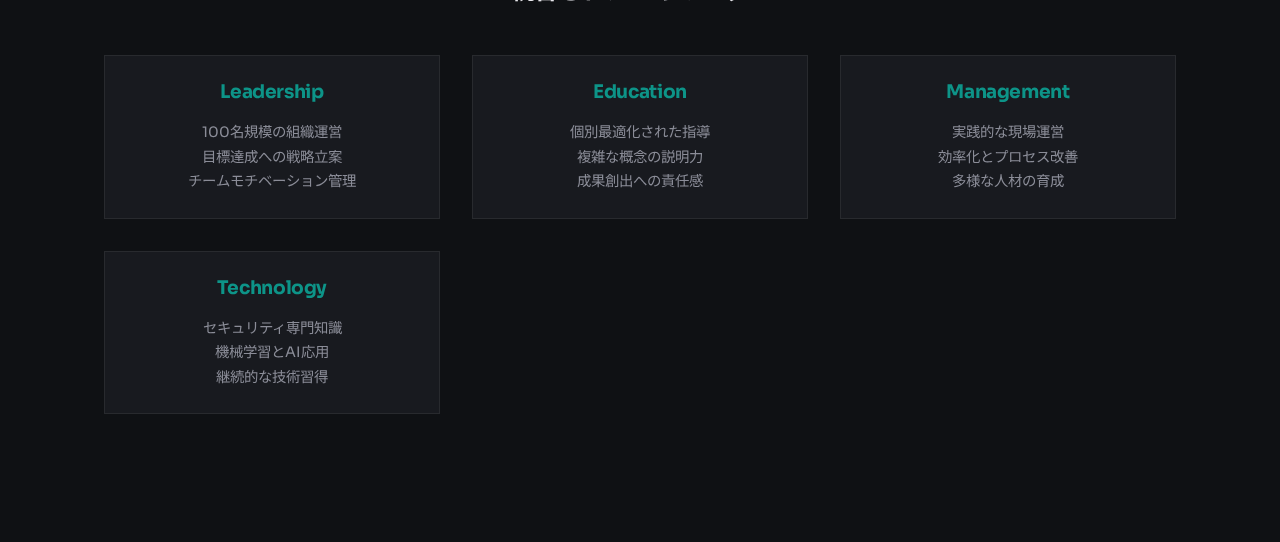
<file: pages/background.html>
<!DOCTYPE html>
<html lang="ja">
<head>
    <meta charset="UTF-8">
    <meta name="viewport" content="width=device-width, initial-scale=1.0">
    <title>Background - 森 大地</title>
    
    <!-- Google Analytics (GA4) -->
    <script async src="https://www.googletagmanager.com/gtag/js?id=G-NTY9F02F9B"></script>
    <script>
        window.dataLayer = window.dataLayer || [];
        function gtag(){dataLayer.push(arguments);}
        gtag('js', new Date());
        gtag('config', 'G-NTY9F02F9B');
    </script>
    
    <!-- Microsoft Clarity -->
    <script type="text/javascript">
        (function(c,l,a,r,i,t,y){
            c[a]=c[a]||function(){(c[a].q=c[a].q||[]).push(arguments)};
            t=l.createElement(r);t.async=1;t.src="https://www.clarity.ms/tag/"+i;
            y=l.getElementsByTagName(r)[0];y.parentNode.insertBefore(t,y);
        })(window, document, "clarity", "script", "vocbr5u7xv");
    </script>
    
    <!-- Favicon -->
    <link rel="icon" href="../favicon.ico" sizes="32x32">
    <link rel="icon" href="../assets/images/icon.jpg" type="image/jpeg">
    <link rel="apple-touch-icon" href="../apple-touch-icon.png">
    
    <link rel="preconnect" href="https://fonts.googleapis.com">
    <link rel="preconnect" href="https://fonts.gstatic.com" crossorigin>
    <link href="https://fonts.googleapis.com/css2?family=Sora:wght@300;400;500;600;700;800&family=IBM+Plex+Mono:wght@400;500;600&family=Noto+Sans+JP:wght@300;400;500;600;700&display=swap" rel="stylesheet">
    
    <link rel="stylesheet" href="../css/main.css">
    <link rel="stylesheet" href="../css/animations.css">
    <link rel="stylesheet" href="../css/responsive.css">
    
    <style>
        /* Background Page Specific Styles */
        .journey-hero {
            min-height: 50vh;
            display: flex;
            align-items: center;
            background: linear-gradient(180deg, var(--color-bg) 0%, var(--color-surface) 100%);
            position: relative;
            overflow: hidden;
        }
        
        .journey-hero::after {
            content: '';
            position: absolute;
            bottom: 0;
            left: 0;
            right: 0;
            height: 1px;
            background: var(--color-border);
        }
        
        .journey-content {
            max-width: 1200px;
            margin: 0 auto;
            padding: 0 2rem;
        }
        
        .journey-title {
            font-size: clamp(2.5rem, 6vw, 4rem);
            font-weight: 900;
            margin-bottom: 1rem;
            letter-spacing: -0.02em;
        }
        
        .journey-subtitle {
            font-size: 1.2rem;
            color: var(--color-text-secondary);
        }
        
        .experience-section {
            padding: 5rem 0;
            position: relative;
        }
        
        .experience-header {
            display: flex;
            align-items: baseline;
            gap: 1rem;
            margin-bottom: 3rem;
        }
        
        .experience-year {
            font-family: var(--font-mono);
            font-size: 0.9rem;
            color: var(--color-accent);
        }
        
        .experience-title {
            font-size: 2rem;
            font-weight: 700;
        }
        
        .experience-grid {
            display: grid;
            grid-template-columns: 1fr 2fr;
            gap: 4rem;
            align-items: start;
        }
        
        .experience-stats {
            display: flex;
            flex-direction: column;
            gap: 2rem;
        }
        
        .stat-box {
            background: var(--color-surface);
            border: 1px solid var(--color-border);
            padding: 1.5rem;
            position: relative;
            overflow: hidden;
        }
        
        .stat-box::before {
            content: '';
            position: absolute;
            top: 0;
            left: 0;
            width: 3px;
            height: 100%;
            background: var(--color-accent);
            transform: scaleY(0);
            transform-origin: top;
            transition: transform 0.3s;
        }
        
        .stat-box:hover::before {
            transform: scaleY(1);
        }
        
        .stat-value {
            font-size: 2.5rem;
            font-weight: 900;
            font-family: var(--font-mono);
            color: var(--color-accent);
            margin-bottom: 0.5rem;
        }
        
        .stat-description {
            font-size: 0.9rem;
            color: var(--color-text-secondary);
        }
        
        .experience-content {
            display: flex;
            flex-direction: column;
            gap: 2rem;
        }
        
        .content-block {
            position: relative;
            padding-left: 2rem;
        }
        
        .content-block::before {
            content: '';
            position: absolute;
            left: 0;
            top: 0.5rem;
            width: 8px;
            height: 8px;
            background: var(--color-accent);
            opacity: 0.5;
        }
        
        .content-block h3 {
            font-size: 1.3rem;
            margin-bottom: 1rem;
        }
        
        .content-block p {
            color: var(--color-text-secondary);
            line-height: 1.7;
        }
        
        .highlight-text {
            color: var(--color-text);
            font-weight: 500;
        }
        
        .skill-matrix {
            display: grid;
            grid-template-columns: repeat(auto-fit, minmax(200px, 1fr));
            gap: 1rem;
            margin-top: 2rem;
        }
        
        .skill-item {
            background: var(--color-surface);
            border: 1px solid var(--color-border);
            padding: 1rem;
            font-family: var(--font-mono);
            font-size: 0.9rem;
            transition: all 0.3s;
            position: relative;
            overflow: hidden;
        }
        
        .skill-item::after {
            content: '';
            position: absolute;
            bottom: 0;
            left: 0;
            width: 100%;
            height: 2px;
            background: linear-gradient(90deg, var(--color-accent), var(--color-accent-alt));
            transform: scaleX(0);
            transform-origin: left;
            transition: transform 0.3s;
        }
        
        .skill-item:hover::after {
            transform: scaleX(1);
        }
        
        .divider {
            width: 100%;
            height: 1px;
            background: var(--color-border);
            margin: 5rem 0;
        }
        
        .quote-block {
            padding: 3rem;
            background: var(--color-surface);
            border-left: 3px solid var(--color-accent);
            margin: 3rem 0;
            position: relative;
        }
        
        .quote-text {
            font-size: 1.3rem;
            font-style: italic;
            line-height: 1.6;
            margin-bottom: 1rem;
        }
        
        .quote-author {
            font-family: var(--font-mono);
            font-size: 0.9rem;
            color: var(--color-text-secondary);
        }
        
        @media (max-width: 768px) {
            .experience-grid {
                grid-template-columns: 1fr;
                gap: 2rem;
            }
            
            .experience-stats {
                flex-direction: row;
                overflow-x: auto;
            }
            
            .stat-box {
                min-width: 150px;
            }
        }
    </style>
</head>
<body>
    <!-- Header -->
    <header class="header">
        <nav class="nav">
            <a href="../index.html" class="nav-logo">
                <img src="../assets/images/icon.jpg" alt="" class="logo-mark">
                <span class="logo-text">Background</span>
            </a>
            <div class="nav-actions">
                <button class="theme-toggle" id="themeToggle" aria-label="テーマ切替" title="ダークモードにする">
                    <svg class="icon-sun" width="20" height="20" viewBox="0 0 24 24" fill="none" stroke="currentColor" stroke-width="2">
                        <circle cx="12" cy="12" r="5"/><path d="M12 1v2M12 21v2M4.22 4.22l1.42 1.42M18.36 18.36l1.42 1.42M1 12h2M21 12h2M4.22 19.78l1.42-1.42M18.36 5.64l1.42-1.42"/>
                    </svg>
                    <svg class="icon-moon" width="20" height="20" viewBox="0 0 24 24" fill="none" stroke="currentColor" stroke-width="2">
                        <path d="M21 12.79A9 9 0 1 1 11.21 3 7 7 0 0 0 21 12.79z"/>
                    </svg>
                </button>
                <a href="../index.html" class="back-link" style="display:flex;align-items:center;gap:0.5rem;color:var(--color-text-secondary);text-decoration:none;font-size:0.9rem;transition:color 0.2s;">
                    <svg width="18" height="18" viewBox="0 0 24 24" fill="none">
                        <path d="M19 12H5M5 12L12 19M5 12L12 5" stroke="currentColor" stroke-width="2" stroke-linecap="round" stroke-linejoin="round"/>
                    </svg>
                    ポートフォリオに戻る
                </a>
            </div>
        </nav>
    </header>

    <!-- Journey Hero -->
    <section class="journey-hero">
        <div class="journey-content">
            <h1 class="journey-title">My Journey</h1>
            <p class="journey-subtitle">
                リーダーシップ、教育、技術の融合から生まれた独自のキャリアパス
            </p>
        </div>
    </section>

    <!-- Experience Sections -->
    <div class="container">
        <!-- PLAID -->
        <section class="experience-section">
            <div class="experience-header">
                <span class="experience-year">2025.12 — PRESENT</span>
                <h2 class="experience-title">株式会社プレイド — Signalsチーム</h2>
            </div>
            
            <div class="experience-content" style="max-width: 800px; margin-left: auto; margin-right: auto;">
                <div class="content-block">
                    <h3>フルスタックエンジニアとしての実務</h3>
                    <p>
                        2025年12月より株式会社プレイドにて、<span class="highlight-text">Signalsチームのフルスタックエンジニア</span>として従事。主にAIチャット機能の開発や、広告媒体コネクタ周りの機能開発・改善を担当しています。
                    </p>
                </div>
                
                <div class="content-block">
                    <h3>AIチャット — バックエンドツール＆メモリ開発</h3>
                    <p>
                        AIチャットでは、<span class="highlight-text">トークン数の削減</span>と<span class="highlight-text">回答生成の精度向上</span>を主要テーマとして取り組んでいます。LLMが参照するバックエンドツールの設計・実装や、対話コンテキストを効率的に管理するワーキングメモリの開発を行い、応答品質とコスト効率の両立を目指しています。
                    </p>
                </div>

                <div class="content-block">
                    <h3>広告媒体コネクタの機能開発</h3>
                    <p>
                        各種広告媒体とプレイドのプロダクトを接続するコネクタの<span class="highlight-text">機能開発・改善</span>にも携わり、データ連携の信頼性向上やユーザー体験の改善に貢献しています。
                    </p>
                </div>

                <div class="content-block">
                    <h3>主な技術スタック</h3>
                    <div class="skill-matrix">
                        <div class="skill-item">Vue.js / React</div>
                        <div class="skill-item">Java</div>
                        <div class="skill-item">TypeScript</div>
                        <div class="skill-item">LLM / Mastra</div>
                        <div class="skill-item">ワーキングメモリ設計</div>
                        <div class="skill-item">自作ツール開発</div>
                    </div>
                </div>
            </div>
        </section>

        <div class="divider"></div>

        <!-- High School Soccer -->
        <section class="experience-section">
            <div class="experience-header">
                <span class="experience-year">2018-2021</span>
                <h2 class="experience-title">高校サッカー部での経験</h2>
            </div>
            
            <div class="experience-content" style="max-width: 800px; margin-left: auto; margin-right: auto;">
                <div class="content-block">
                    <h3>主将としての組織マネジメント</h3>
                    <p>
                        部員数100名超の組織において、<span class="highlight-text">最終学年に主将</span>を務めました。
                        個々の特性を活かしたチーム戦術を構築するだけでなく、対戦相手のセットプレー戦術を分析・議論し、監督に提案して採用された経験があります。その戦術がコーナーキックからの決勝点に繋がり、最後の選手権大会での勝利に貢献しました。
                    </p>
                </div>
                
                <div class="content-block">
                    <h3>目標達成への執念</h3>
                    <p>
                        県大会で<span class="highlight-text">歴代最高成績を達成</span>。
                        選手権大会では「あと一つ勝てばテレビ放映」という
                        夢の舞台まであと一歩のところまで到達しました。
                    </p>
                </div>
                
                <div class="content-block">
                                            <h3>保有スキル</h3>
                    <div class="skill-matrix">
                        <div class="skill-item">組織マネジメント</div>
                        <div class="skill-item">戦略立案</div>
                        <div class="skill-item">データ分析</div>
                        <div class="skill-item">モチベーション管理</div>
                        <div class="skill-item">プレッシャー下での意思決定</div>
                        <div class="skill-item">コミュニケーション</div>
                    </div>
                </div>
            </div>
        </section>

        <div class="divider"></div>

        <!-- Teaching Experience -->
        <section class="experience-section">
            <div class="experience-header">
                <span class="experience-year">2022 — 2025</span>
                <h2 class="experience-title">集団塾講師</h2>
            </div>
            
            <div class="experience-content" style="max-width: 800px; margin-left: auto; margin-right: auto;">
                <div class="content-block">
                    <h3>「わかる」を追求した個別指導</h3>
                    <p>
                        偏差値60弱の生徒を個別指導した際、綺麗な授業よりも<span class="highlight-text">その生徒にとっての分かりやすさ</span>が最重要だと気づきました。その気づきを基に、生徒個人と志望校に特化したアプローチを徹底。結果、第一志望だった都内の国立付属高校への<span class="highlight-text">逆転合格</span>へと導きました。
                    </p>
                </div>
                
                <div class="content-block">
                    <h3>クラス単位での成果最大化</h3>
                    <p>
                        指導2年目から最上位クラスを担当。ここでも「綺麗な授業」ではなく、<span class="highlight-text">そのクラスの生徒層に最適化された授業</span>を意識することで、<span class="highlight-text">県内御三家高校へ複数名の合格者</span>を輩出しました。
                    </p>
                </div>
            </div>
        </section>

        <div class="divider"></div>

        <!-- Part-time Job -->
        <section class="experience-section">
            <div class="experience-header">
                <span class="experience-year">2023 — 2025</span>
                <h2 class="experience-title">居酒屋バイトリーダー</h2>
            </div>
            
            <div class="experience-content" style="max-width: 800px; margin-left: auto; margin-right: auto;">
                <div class="content-block">
                    <h3>職場文化の改革</h3>
                    <p>
                        2年目からバイトリーダーとして、<span class="highlight-text">「全員が楽しく働ける環境」</span>の構築に注力。新人や後輩に大変な仕事が偏る文化を撤廃し、じゃんけん等で担当を決める公平な仕組みを導入した結果、学年を問わず活気ある職場が生まれました。
                    </p>
                </div>
                
                <div class="content-block">
                    <h3>人材定着率の劇的な改善</h3>
                    <p>
                        職場環境の改善は、深刻な人手不足の解消に直結しました。外部サービスに頼る状態から脱却し、<span class="highlight-text">スタッフが友人を紹介したくなる職場</span>へと変化。自律的な人材確保のサイクルを生み出し、店舗の安定運営に貢献しました。
                    </p>
                </div>
            </div>
        </section>

        <!-- Quote Section -->
        <div class="quote-block">
            <p class="quote-text">
                "一人では成し遂げられないことも、チーム一丸となれば必ず実現できる"
            </p>
            <p class="quote-author">— 高校時代に学んだ最も重要な教訓</p>
        </div>

        <div class="quote-block">
            <p class="quote-text">
                "リーダーとしてチームを率いる上で最も重要なのは、メンバーの承認欲求を刺激することだ"
            </p>
            <p class="quote-author">— 大学時代に学んだリーダーシップの核心</p>
        </div>

        <!-- Skill Integration -->
        <section class="experience-section">
            <div class="experience-header">
                <span class="experience-year">PRESENT & FUTURE</span>
                <h2 class="experience-title">経験の統合と応用</h2>
            </div>
            
            <div class="experience-content" style="max-width: 800px; margin-left: auto; margin-right: auto;">
                <div class="content-block">
                    <h3>セキュリティ分野への興味の原点</h3>
                    <p>
                        サッカー部でセンターバック、そして主将として<span class="highlight-text">チームを後方から支えた経験</span>。集団塾講師として、生徒一人ひとりの可能性を信じ<span class="highlight-text">成功を後押しした経験</span>。これらの「支える」役割を通じて、セキュリティ分野で企業や社会を支えるプロフェッショナルになりたいという強い興味を持つようになりました。
                    </p>
                </div>
                
                <div class="content-block">
                    <h3>多様な経験から得た強み</h3>
                    <p>
                        リーダーシップ経験で培った<span class="highlight-text">組織全体の俯瞰力</span>や、講師経験で得た<span class="highlight-text">複雑な事象を分かりやすく伝える力</span>は、セキュリティインシデントへの対応や、チームでの協業において直接的に活かせると考えています。
                    </p>
                </div>
                
                <div class="content-block">
                    <h3>将来への展望</h3>
                    <p>
                        これまでの多様な経験で培った「支える」リーダーシップを、プレイドでの実務経験とセキュリティ研究で得た専門性と掛け合わせ、<span class="highlight-text">技術とマネジメントの両面から社会に貢献</span>していきたいと考えています。2026年4月からは筑波大学大学院 情報理工学位プログラムに進学し、さらに研究を深めていきます。
                    </p>
                </div>
            </div>
        </section>

        <!-- Final Skills Summary -->
        <section class="experience-section" style="padding-bottom: 8rem;">
            <h2 style="text-align: center; margin-bottom: 3rem;">統合されたスキルセット</h2>
            
            <div style="display: grid; grid-template-columns: repeat(auto-fit, minmax(250px, 1fr)); gap: 2rem;">
                <div class="stat-box" style="text-align: center;">
                    <h3 style="color: var(--color-accent); margin-bottom: 1rem;">Leadership</h3>
                    <p style="color: var(--color-text-secondary); font-size: 0.9rem;">
                        100名規模の組織運営<br>
                        目標達成への戦略立案<br>
                        チームモチベーション管理
                    </p>
                </div>
                
                <div class="stat-box" style="text-align: center;">
                    <h3 style="color: var(--color-accent); margin-bottom: 1rem;">Education</h3>
                    <p style="color: var(--color-text-secondary); font-size: 0.9rem;">
                        個別最適化された指導<br>
                        複雑な概念の説明力<br>
                        成果創出への責任感
                    </p>
                </div>
                
                <div class="stat-box" style="text-align: center;">
                    <h3 style="color: var(--color-accent); margin-bottom: 1rem;">Management</h3>
                    <p style="color: var(--color-text-secondary); font-size: 0.9rem;">
                        実践的な現場運営<br>
                        効率化とプロセス改善<br>
                        多様な人材の育成
                    </p>
                </div>
                
                <div class="stat-box" style="text-align: center;">
                    <h3 style="color: var(--color-accent); margin-bottom: 1rem;">Technology</h3>
                    <p style="color: var(--color-text-secondary); font-size: 0.9rem;">
                        セキュリティ専門知識<br>
                        機械学習とAI応用<br>
                        継続的な技術習得
                    </p>
                </div>
            </div>
        </section>
    </div>

    <script src="../js/app.js"></script>
    <script src="../js/animations.js"></script>
    <script>
        // Page-specific animations
        document.addEventListener('DOMContentLoaded', () => {
            // Animate stat values on scroll
            const statValues = document.querySelectorAll('.stat-value');
            
            const observer = new IntersectionObserver((entries) => {
                entries.forEach(entry => {
                    if (entry.isIntersecting && !entry.target.classList.contains('animated')) {
                        entry.target.classList.add('animated');
                        
                        // Add animation effect
                        const originalText = entry.target.textContent;
                        entry.target.style.opacity = '0';
                        
                        setTimeout(() => {
                            entry.target.style.opacity = '1';
                            entry.target.style.transition = 'opacity 0.5s';
                            
                            // Add a subtle scale effect
                            entry.target.style.transform = 'scale(1.1)';
                            setTimeout(() => {
                                entry.target.style.transform = 'scale(1)';
                            }, 300);
                        }, 200);
                    }
                });
            }, {
                threshold: 0.5
            });
            
            statValues.forEach(stat => observer.observe(stat));
            
            // Parallax effect for hero section
            const hero = document.querySelector('.journey-hero');
            const heroTitle = document.querySelector('.journey-title');
            
            window.addEventListener('scroll', () => {
                const scrolled = window.pageYOffset;
                const speed = 0.5;
                
                if (hero) {
                    hero.style.transform = `translateY(${scrolled * speed}px)`;
                }
                
                if (heroTitle) {
                    heroTitle.style.transform = `translateY(${scrolled * speed * 0.5}px)`;
                    heroTitle.style.opacity = 1 - (scrolled / 500);
                }
            });
            
            // Add stagger animation to content blocks
            const contentBlocks = document.querySelectorAll('.content-block');
            
            contentBlocks.forEach((block, index) => {
                block.style.opacity = '0';
                block.style.transform = 'translateY(30px)';
                
                setTimeout(() => {
                    block.style.transition = 'all 0.6s cubic-bezier(0.4, 0, 0.2, 1)';
                    block.style.opacity = '1';
                    block.style.transform = 'translateY(0)';
                }, 100 * index);
            });
            
            // Skill items hover effect
            const skillItems = document.querySelectorAll('.skill-item');
            
            skillItems.forEach(item => {
                item.addEventListener('mouseenter', function() {
                    this.style.transform = 'scale(1.05)';
                    this.style.borderColor = 'var(--color-accent)';
                    this.style.color = 'var(--color-accent)';
                });
                
                item.addEventListener('mouseleave', function() {
                    this.style.transform = 'scale(1)';
                    this.style.borderColor = 'var(--color-border)';
                    this.style.color = 'var(--color-text)';
                });
            });
        });
    </script>
</body>
</html>
</file>
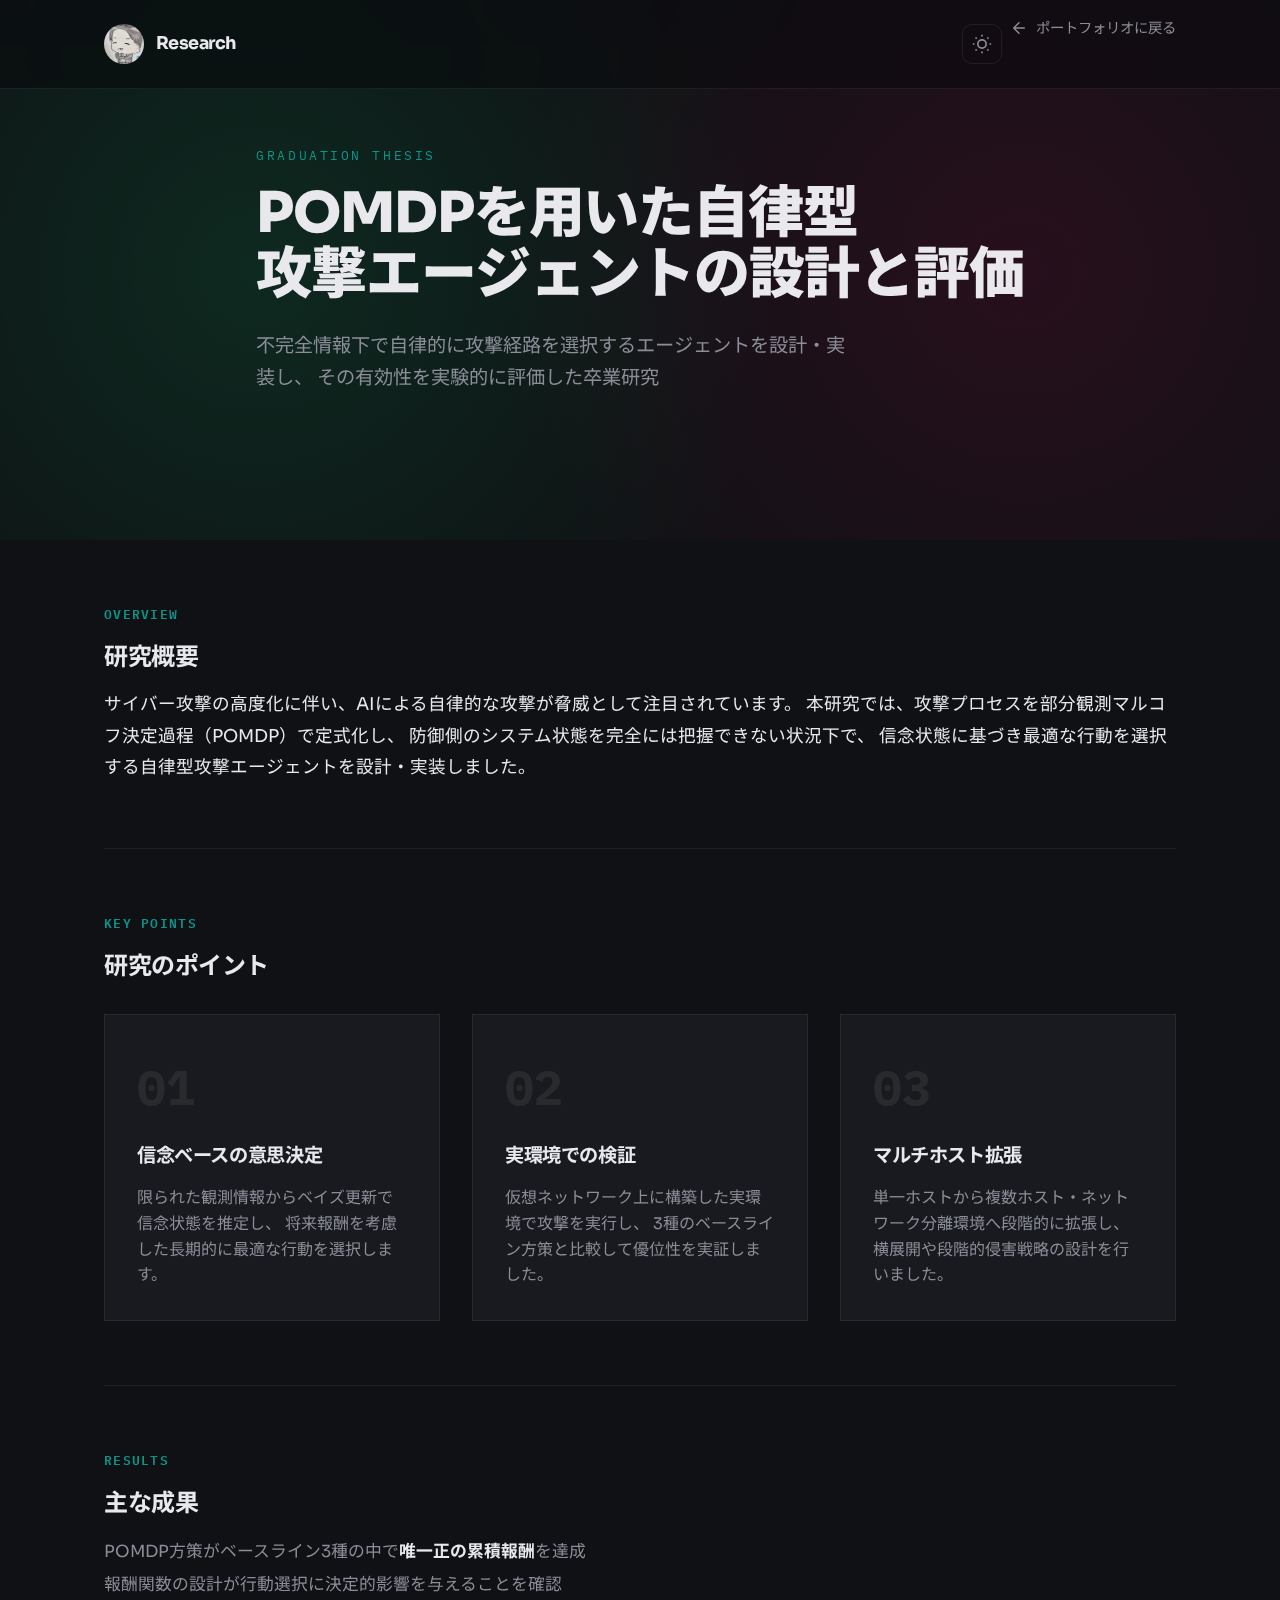
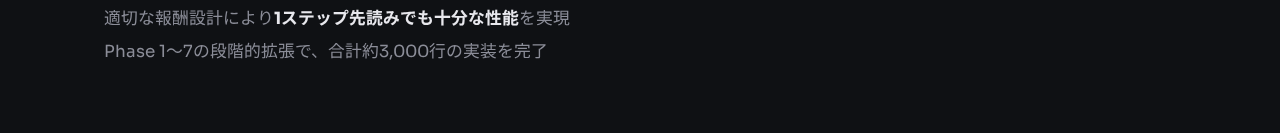
<file: pages/research.html>
<!DOCTYPE html>
<html lang="ja">
<head>
    <meta charset="UTF-8">
    <meta name="viewport" content="width=device-width, initial-scale=1.0">
    <title>Research - 森 大地</title>
    
    <!-- Google Analytics (GA4) -->
    <script async src="https://www.googletagmanager.com/gtag/js?id=G-NTY9F02F9B"></script>
    <script>
        window.dataLayer = window.dataLayer || [];
        function gtag(){dataLayer.push(arguments);}
        gtag('js', new Date());
        gtag('config', 'G-NTY9F02F9B');
    </script>
    
    <!-- Microsoft Clarity -->
    <script type="text/javascript">
        (function(c,l,a,r,i,t,y){
            c[a]=c[a]||function(){(c[a].q=c[a].q||[]).push(arguments)};
            t=l.createElement(r);t.async=1;t.src="https://www.clarity.ms/tag/"+i;
            y=l.getElementsByTagName(r)[0];y.parentNode.insertBefore(t,y);
        })(window, document, "clarity", "script", "vocbr5u7xv");
    </script>
    
    <!-- Favicon -->
    <link rel="icon" href="../favicon.ico" sizes="32x32">
    <link rel="icon" href="../assets/images/icon.jpg" type="image/jpeg">
    <link rel="apple-touch-icon" href="../apple-touch-icon.png">
    
    <link rel="preconnect" href="https://fonts.googleapis.com">
    <link rel="preconnect" href="https://fonts.gstatic.com" crossorigin>
    <link href="https://fonts.googleapis.com/css2?family=Sora:wght@300;400;500;600;700;800&family=IBM+Plex+Mono:wght@400;500;600&family=Noto+Sans+JP:wght@300;400;500;600;700&display=swap" rel="stylesheet">
    
    <link rel="stylesheet" href="../css/main.css">
    <link rel="stylesheet" href="../css/animations.css">
    <link rel="stylesheet" href="../css/responsive.css">
    
    <style>
        /* Research Page Specific Styles */
        .research-hero {
            min-height: 60vh;
            display: flex;
            align-items: center;
            position: relative;
            background: var(--color-bg);
            overflow: hidden;
        }
        
        .research-hero::before {
            content: '';
            position: absolute;
            top: 0;
            left: 0;
            right: 0;
            bottom: 0;
            background: 
                radial-gradient(circle at 20% 50%, rgba(0, 255, 136, 0.1) 0%, transparent 50%),
                radial-gradient(circle at 80% 50%, rgba(255, 0, 102, 0.1) 0%, transparent 50%);
            pointer-events: none;
        }
        
        .research-hero-content {
            position: relative;
            z-index: 1;
            max-width: 1200px;
            margin: 0 auto;
            padding: 0 2rem;
        }
        
        .research-label {
            font-family: var(--font-mono);
            font-size: 0.8rem;
            letter-spacing: 0.2em;
            color: var(--color-accent);
            margin-bottom: 1rem;
        }
        
        .research-title {
            font-size: clamp(2rem, 5vw, 3.5rem);
            font-weight: 900;
            line-height: 1.1;
            margin-bottom: 1.5rem;
        }
        
        .research-subtitle {
            font-size: 1.2rem;
            color: var(--color-text-secondary);
            max-width: 600px;
        }
        
        .research-section {
            padding: 4rem 0;
            border-bottom: 1px solid var(--color-border);
        }
        
        .research-section:last-child {
            border-bottom: none;
        }
        
        .section-label {
            font-family: var(--font-mono);
            font-size: 0.8rem;
            color: var(--color-accent);
            margin-bottom: 1rem;
            letter-spacing: 0.1em;
        }
        
        .concept-grid {
            display: grid;
            grid-template-columns: repeat(auto-fit, minmax(280px, 1fr));
            gap: 2rem;
            margin-top: 2rem;
        }
        
        .concept-card {
            background: var(--color-surface);
            border: 1px solid var(--color-border);
            padding: 2rem;
            position: relative;
            overflow: hidden;
            transition: all 0.3s;
        }
        
        .concept-card::before {
            content: '';
            position: absolute;
            top: 0;
            left: 0;
            width: 100%;
            height: 2px;
            background: linear-gradient(90deg, var(--color-accent), var(--color-accent-alt));
            transform: translateX(-100%);
            transition: transform 0.3s;
        }
        
        .concept-card:hover::before {
            transform: translateX(0);
        }
        
        .concept-card:hover {
            transform: translateY(-5px);
            border-color: var(--color-accent);
        }
        
        .concept-number {
            font-family: var(--font-mono);
            font-size: 3rem;
            font-weight: 900;
            color: var(--color-border);
            margin-bottom: 1rem;
        }
        
        .concept-title {
            font-size: 1.2rem;
            margin-bottom: 1rem;
        }
        
        .concept-description {
            color: var(--color-text-secondary);
            line-height: 1.6;
        }
        
        .tech-stack {
            display: flex;
            flex-wrap: wrap;
            gap: 0.5rem;
            margin-top: 2rem;
        }
        
        .tech-tag {
            font-family: var(--font-mono);
            font-size: 0.8rem;
            padding: 0.5rem 1rem;
            background: var(--color-surface);
            border: 1px solid var(--color-border);
            transition: all 0.3s;
        }
        
        .tech-tag:hover {
            border-color: var(--color-accent);
            color: var(--color-accent);
        }
        
        .timeline {
            position: relative;
            padding: 2rem 0;
        }
        
        .timeline::before {
            content: '';
            position: absolute;
            left: 2rem;
            top: 0;
            bottom: 0;
            width: 1px;
            background: var(--color-border);
        }
        
        .timeline-item {
            position: relative;
            padding-left: 5rem;
            margin-bottom: 3rem;
        }
        
        .timeline-dot {
            position: absolute;
            left: 1.5rem;
            top: 0.5rem;
            width: 1rem;
            height: 1rem;
            background: var(--color-bg);
            border: 2px solid var(--color-accent);
            border-radius: 50%;
        }
        
        .timeline-item.active .timeline-dot {
            background: var(--color-accent);
        }
        
        .timeline-content h4 {
            font-size: 1.2rem;
            margin-bottom: 0.5rem;
        }
        
        .timeline-content p {
            color: var(--color-text-secondary);
            margin-bottom: 1rem;
        }
        
        .timeline-meta {
            font-family: var(--font-mono);
            font-size: 0.8rem;
            color: var(--color-text-secondary);
        }
        
        .diagram {
            background: var(--color-surface);
            border: 1px solid var(--color-border);
            padding: 3rem;
            margin: 2rem 0;
            position: relative;
            overflow: hidden;
        }
        
        .diagram-title {
            font-family: var(--font-mono);
            font-size: 0.9rem;
            color: var(--color-text-secondary);
            margin-bottom: 2rem;
        }
        
        .back-link {
            display: inline-flex;
            align-items: center;
            gap: 0.5rem;
            color: var(--color-text-secondary);
            font-size: 0.9rem;
            margin-bottom: 2rem;
            transition: all 0.3s;
        }
        
        .back-link:hover {
            color: var(--color-accent);
            transform: translateX(-5px);
        }
    </style>
</head>
<body>
    <!-- Header -->
    <header class="header">
        <nav class="nav">
            <a href="../index.html" class="nav-logo">
                <img src="../assets/images/icon.jpg" alt="" class="logo-mark">
                <span class="logo-text">Research</span>
            </a>
            <div class="nav-actions">
                <button class="theme-toggle" id="themeToggle" aria-label="テーマ切替" title="ダークモードにする">
                    <svg class="icon-sun" width="20" height="20" viewBox="0 0 24 24" fill="none" stroke="currentColor" stroke-width="2">
                        <circle cx="12" cy="12" r="5"/><path d="M12 1v2M12 21v2M4.22 4.22l1.42 1.42M18.36 18.36l1.42 1.42M1 12h2M21 12h2M4.22 19.78l1.42-1.42M18.36 5.64l1.42-1.42"/>
                    </svg>
                    <svg class="icon-moon" width="20" height="20" viewBox="0 0 24 24" fill="none" stroke="currentColor" stroke-width="2">
                        <path d="M21 12.79A9 9 0 1 1 11.21 3 7 7 0 0 0 21 12.79z"/>
                    </svg>
                </button>
                <a href="../index.html" class="back-link" style="display:flex;align-items:center;gap:0.5rem;color:var(--color-text-secondary);text-decoration:none;font-size:0.9rem;transition:color 0.2s;">
                    <svg width="18" height="18" viewBox="0 0 24 24" fill="none">
                        <path d="M19 12H5M5 12L12 19M5 12L12 5" stroke="currentColor" stroke-width="2" stroke-linecap="round" stroke-linejoin="round"/>
                    </svg>
                    ポートフォリオに戻る
                </a>
            </div>
        </nav>
    </header>

    <!-- Research Hero -->
    <section class="research-hero">
        <div class="research-hero-content">
            <div class="research-label">GRADUATION THESIS</div>
            <h1 class="research-title">
                POMDPを用いた自律型<br>
                攻撃エージェントの設計と評価
            </h1>
            <p class="research-subtitle">
                不完全情報下で自律的に攻撃経路を選択するエージェントを設計・実装し、
                その有効性を実験的に評価した卒業研究
            </p>
        </div>
    </section>

    <!-- Research Content -->
    <div class="container">
        <!-- Overview Section -->
        <section class="research-section">
            <div class="section-label">OVERVIEW</div>
            <h2>研究概要</h2>
            <p style="font-size: 1.1rem; line-height: 1.8; margin-top: 1rem;">
                サイバー攻撃の高度化に伴い、AIによる自律的な攻撃が脅威として注目されています。
                本研究では、攻撃プロセスを部分観測マルコフ決定過程（POMDP）で定式化し、
                防御側のシステム状態を完全には把握できない状況下で、
                信念状態に基づき最適な行動を選択する自律型攻撃エージェントを設計・実装しました。
            </p>
        </section>

        <!-- Key Points -->
        <section class="research-section">
            <div class="section-label">KEY POINTS</div>
            <h2>研究のポイント</h2>
            
            <div class="concept-grid">
                <div class="concept-card">
                    <div class="concept-number">01</div>
                    <h3 class="concept-title">信念ベースの意思決定</h3>
                    <p class="concept-description">
                        限られた観測情報からベイズ更新で信念状態を推定し、
                        将来報酬を考慮した長期的に最適な行動を選択します。
                    </p>
                </div>
                
                <div class="concept-card">
                    <div class="concept-number">02</div>
                    <h3 class="concept-title">実環境での検証</h3>
                    <p class="concept-description">
                        仮想ネットワーク上に構築した実環境で攻撃を実行し、
                        3種のベースライン方策と比較して優位性を実証しました。
                    </p>
                </div>
                
                <div class="concept-card">
                    <div class="concept-number">03</div>
                    <h3 class="concept-title">マルチホスト拡張</h3>
                    <p class="concept-description">
                        単一ホストから複数ホスト・ネットワーク分離環境へ段階的に拡張し、
                        横展開や段階的侵害戦略の設計を行いました。
                    </p>
                </div>
            </div>
        </section>

        <!-- Results -->
        <section class="research-section">
            <div class="section-label">RESULTS</div>
            <h2>主な成果</h2>
            
            <ul style="line-height: 2; color: var(--color-text-secondary); margin-top: 1rem; font-size: 1.05rem;">
                <li>POMDP方策がベースライン3種の中で<strong style="color: var(--color-text);">唯一正の累積報酬</strong>を達成</li>
                <li>報酬関数の設計が行動選択に決定的影響を与えることを確認</li>
                <li>適切な報酬設計により<strong style="color: var(--color-text);">1ステップ先読みでも十分な性能</strong>を実現</li>
                <li>Phase 1〜7の段階的拡張で、合計約3,000行の実装を完了</li>
            </ul>
        </section>
    </div>

    <script src="../js/app.js"></script>
    <script src="../js/animations.js"></script>
</body>
</html>
</file>
<file: css/main.css>
/* ============================================
   DESIGN SYSTEM - Modern Portfolio
   ============================================ */

/* Variables */
:root {
    /* Colors - Dark Theme */
    --color-bg: #0f1114;
    --color-surface: #181a1f;
    --color-surface-hover: #1e2027;
    --color-surface-elevated: #22242b;
    --color-border: rgba(255, 255, 255, 0.07);
    --color-border-hover: rgba(255, 255, 255, 0.14);
    --color-text: #e8e8ed;
    --color-text-secondary: #8b8d98;
    --color-text-tertiary: #55576a;
    --color-accent: #0d9488;
    --color-accent-light: #14b8a6;
    --color-accent-bg: rgba(13, 148, 136, 0.1);
    --color-accent-border: rgba(13, 148, 136, 0.25);
    --color-success: #10b981;
    --color-warning: #f59e0b;
    --color-gradient-1: linear-gradient(135deg, #0d9488 0%, #14b8a6 100%);
    --color-gradient-2: linear-gradient(135deg, #0d9488 0%, #06b6d4 100%);
    
    /* Typography */
    --font-main: 'Sora', 'Noto Sans JP', -apple-system, BlinkMacSystemFont, sans-serif;
    --font-mono: 'IBM Plex Mono', 'Fira Code', monospace;
    --font-jp: 'Noto Sans JP', 'Sora', sans-serif;
    
    /* Spacing */
    --space-1: 0.25rem;
    --space-2: 0.5rem;
    --space-3: 0.75rem;
    --space-4: 1rem;
    --space-5: 1.25rem;
    --space-6: 1.5rem;
    --space-8: 2rem;
    --space-10: 2.5rem;
    --space-12: 3rem;
    --space-16: 4rem;
    --space-20: 5rem;
    --space-24: 6rem;
    --space-32: 8rem;
    
    /* Radius */
    --radius-sm: 6px;
    --radius-md: 10px;
    --radius-lg: 16px;
    --radius-xl: 24px;
    --radius-full: 9999px;
    
    /* Shadows */
    --shadow-sm: 0 1px 2px rgba(0,0,0,0.3);
    --shadow-md: 0 4px 12px rgba(0,0,0,0.4);
    --shadow-lg: 0 8px 30px rgba(0,0,0,0.5);
    
    /* Transitions */
    --ease-out: cubic-bezier(0.16, 1, 0.3, 1);
    --ease-in-out: cubic-bezier(0.4, 0, 0.2, 1);
    --duration-fast: 150ms;
    --duration-normal: 300ms;
    --duration-slow: 500ms;
}

/* Light Theme */
[data-theme="light"] {
    --color-bg: #f7f7f8;
    --color-surface: #ffffff;
    --color-surface-hover: #f0f0f2;
    --color-surface-elevated: #ffffff;
    --color-border: rgba(0, 0, 0, 0.07);
    --color-border-hover: rgba(0, 0, 0, 0.14);
    --color-text: #1a1d26;
    --color-text-secondary: #5c5f72;
    --color-text-tertiary: #9498ab;
    --color-accent: #0f766e;
    --color-accent-light: #0d9488;
    --color-accent-bg: rgba(15, 118, 110, 0.07);
    --color-accent-border: rgba(15, 118, 110, 0.18);
    --shadow-sm: 0 1px 3px rgba(0,0,0,0.05);
    --shadow-md: 0 4px 12px rgba(0,0,0,0.07);
    --shadow-lg: 0 8px 30px rgba(0,0,0,0.09);
}

/* Reset */
*, *::before, *::after {
    margin: 0;
    padding: 0;
    box-sizing: border-box;
}

html {
    scroll-behavior: smooth;
    -webkit-font-smoothing: antialiased;
    -moz-osx-font-smoothing: grayscale;
}

body {
    font-family: var(--font-main);
    background: var(--color-bg);
    color: var(--color-text);
    line-height: 1.7;
    overflow-x: hidden;
    font-size: 16px;
}

/* Typography */
h1, h2, h3, h4, h5, h6 {
    font-weight: 700;
    line-height: 1.3;
    letter-spacing: -0.02em;
}

a {
    color: inherit;
    text-decoration: none;
    transition: color var(--duration-normal) var(--ease-in-out);
}

img {
    max-width: 100%;
    display: block;
}

ul { list-style: none; }

/* Container */
.container {
    max-width: 1120px;
    margin: 0 auto;
    padding: 0 var(--space-6);
}

/* ============================================
   SCROLL PROGRESS
   ============================================ */
.scroll-progress {
    position: fixed;
    top: 0;
    left: 0;
    height: 2px;
    width: 0%;
    background: var(--color-accent);
    z-index: 10001;
    transition: width 50ms linear;
}

/* ============================================
   HEADER / NAVIGATION
   ============================================ */
.header {
    position: fixed;
    top: 0;
    width: 100%;
    z-index: 1000;
    backdrop-filter: blur(20px) saturate(180%);
    -webkit-backdrop-filter: blur(20px) saturate(180%);
    background: rgba(12, 12, 15, 0.75);
    border-bottom: 1px solid var(--color-border);
    transition: all var(--duration-normal) var(--ease-in-out);
}

[data-theme="light"] .header {
    background: rgba(250, 250, 250, 0.8);
}

.header.scrolled {
    box-shadow: var(--shadow-md);
}

.nav {
    display: flex;
    justify-content: space-between;
    align-items: center;
    padding: var(--space-4) var(--space-6);
    max-width: 1120px;
    margin: 0 auto;
    position: relative;
}

/* ============================================
   MOBILE NAV OVERLAY
   ============================================ */
.nav-overlay {
    position: fixed;
    inset: 0;
    background: rgba(8, 9, 12, 0.65);
    backdrop-filter: blur(8px) saturate(120%);
    -webkit-backdrop-filter: blur(8px) saturate(120%);
    z-index: 950;
    opacity: 0;
    pointer-events: none;
    transition: opacity 0.3s cubic-bezier(0.16, 1, 0.3, 1);
}

[data-theme="light"] .nav-overlay {
    background: rgba(15, 18, 28, 0.45);
    backdrop-filter: blur(10px) saturate(140%);
    -webkit-backdrop-filter: blur(10px) saturate(140%);
}

.nav-overlay.active {
    opacity: 1;
    pointer-events: auto;
}

.nav-logo {
    display: flex;
    align-items: center;
    gap: var(--space-3);
    font-weight: 700;
    font-size: 1.1rem;
    text-decoration: none;
}

.logo-mark {
    width: 40px;
    height: 40px;
    border-radius: var(--radius-full);
    object-fit: cover;
    object-position: center 15%;
}

.logo-text {
    letter-spacing: -0.03em;
}

.nav-menu {
    display: flex;
    gap: var(--space-1);
}

.nav-link {
    position: relative;
    font-size: 0.875rem;
    font-weight: 500;
    color: var(--color-text-secondary);
    padding: var(--space-2) var(--space-4);
    border-radius: var(--radius-sm);
    transition: all var(--duration-fast) var(--ease-in-out);
}

.nav-link:hover {
    color: var(--color-text);
    background: var(--color-surface-hover);
}

.nav-link.active {
    color: var(--color-accent);
    background: var(--color-accent-bg);
}

.nav-actions {
    display: flex;
    align-items: center;
    gap: var(--space-2);
}

.theme-toggle {
    display: flex;
    align-items: center;
    justify-content: center;
    width: 40px;
    height: 40px;
    border: 1px solid var(--color-border);
    border-radius: var(--radius-md);
    background: transparent;
    color: var(--color-text-secondary);
    cursor: pointer;
    transition: all var(--duration-fast) var(--ease-in-out);
}

.theme-toggle:hover {
    border-color: var(--color-border-hover);
    color: var(--color-text);
    background: var(--color-surface-hover);
}

.icon-moon { display: none; }
[data-theme="light"] .icon-sun { display: none; }
[data-theme="light"] .icon-moon { display: block; }

.nav-toggle {
    display: none;
    flex-direction: column;
    justify-content: center;
    gap: 5px;
    width: 40px;
    height: 40px;
    border: 1px solid var(--color-border);
    border-radius: var(--radius-md);
    background: transparent;
    cursor: pointer;
    padding: 10px;
}

.nav-toggle span {
    width: 100%;
    height: 2px;
    background: var(--color-text);
    border-radius: 2px;
    transition: all var(--duration-normal) var(--ease-out);
    transform-origin: center;
}

.nav-toggle.active span:nth-child(1) {
    transform: rotate(45deg) translate(3px, 3px);
}
.nav-toggle.active span:nth-child(2) {
    opacity: 0;
}
.nav-toggle.active span:nth-child(3) {
    transform: rotate(-45deg) translate(4px, -4px);
}

/* ============================================
   HERO SECTION
   ============================================ */
.hero {
    min-height: 100vh;
    display: flex;
    align-items: center;
    position: relative;
    padding: var(--space-32) var(--space-6) var(--space-16);
    overflow: hidden;
}

.hero-container {
    display: grid;
    grid-template-columns: 1.2fr 0.8fr;
    gap: var(--space-16);
    align-items: center;
    max-width: 1120px;
    margin: 0 auto;
    width: 100%;
}

.hero-content {
    position: relative;
    z-index: 1;
}

.hero-badge {
    display: inline-flex;
    align-items: center;
    gap: var(--space-2);
    padding: var(--space-2) var(--space-4);
    background: var(--color-accent-bg);
    border: 1px solid var(--color-accent-border);
    border-radius: var(--radius-full);
    font-size: 0.8rem;
    font-weight: 500;
    color: var(--color-accent-light);
    margin-bottom: var(--space-8);
    font-family: var(--font-mono);
}

.badge-dot {
    display: none;
}

.hero-title {
    margin-bottom: var(--space-6);
}

.hero-name-ja {
    display: block;
    font-size: clamp(2.8rem, 6vw, 4.5rem);
    font-weight: 800;
    letter-spacing: -0.03em;
    line-height: 1.1;
    font-family: var(--font-jp);
}

.hero-name-en {
    display: block;
    font-size: clamp(0.9rem, 1.5vw, 1.1rem);
    font-weight: 400;
    letter-spacing: 0.25em;
    color: var(--color-text-tertiary);
    margin-top: var(--space-3);
    font-family: var(--font-mono);
}

.hero-description {
    font-size: 1.05rem;
    color: var(--color-text-secondary);
    line-height: 1.8;
    margin-bottom: var(--space-8);
    max-width: 500px;
}

.hero-meta {
    display: flex;
    gap: var(--space-6);
    margin-bottom: var(--space-8);
}

.meta-item {
    display: flex;
    align-items: center;
    gap: var(--space-2);
    font-size: 0.9rem;
    color: var(--color-text-secondary);
}

.meta-icon {
    font-size: 1.1rem;
}

.hero-actions {
    display: flex;
    gap: var(--space-3);
    margin-bottom: var(--space-10);
}

.hero-links {
    display: flex;
    gap: var(--space-3);
}

.social-link {
    display: flex;
    align-items: center;
    justify-content: center;
    width: 42px;
    height: 42px;
    border: 1px solid var(--color-border);
    border-radius: var(--radius-md);
    color: var(--color-text-secondary);
    transition: all var(--duration-normal) var(--ease-out);
}

.social-link:hover {
    border-color: var(--color-accent);
    color: var(--color-accent);
    background: var(--color-accent-bg);
    transform: translateY(-2px);
}

/* Hero Visual */
.hero-visual {
    position: relative;
    display: flex;
    justify-content: center;
}

.hero-image-wrapper {
    position: relative;
    width: 340px;
    height: 400px;
}

.hero-image {
    width: 100%;
    height: 100%;
    object-fit: cover;
    border-radius: var(--radius-xl);
    cursor: pointer;
    transition: transform var(--duration-slow) var(--ease-out);
}

.hero-image:hover {
    transform: scale(1.02);
}

.hero-image-border {
    display: none;
}

.hero-floating-tags {
    position: absolute;
    inset: -30px;
    pointer-events: none;
}

.floating-tag {
    position: absolute;
    padding: var(--space-2) var(--space-4);
    background: var(--color-surface-elevated);
    border: 1px solid var(--color-border);
    border-radius: var(--radius-full);
    font-size: 0.75rem;
    font-family: var(--font-mono);
    color: var(--color-text-secondary);
    box-shadow: var(--shadow-md);
    white-space: nowrap;
}

.tag-1 { top: 5%; right: -15%; }
.tag-2 { bottom: 25%; left: -20%; }
.tag-3 { top: 40%; right: -25%; }
.tag-4 { bottom: 5%; right: -10%; }

/* Hero Scroll */
.hero-scroll {
    display: none;
}

/* ============================================
   BUTTONS
   ============================================ */
.btn {
    display: inline-flex;
    align-items: center;
    gap: var(--space-2);
    padding: var(--space-3) var(--space-6);
    font-weight: 600;
    font-size: 0.875rem;
    border: none;
    border-radius: var(--radius-md);
    cursor: pointer;
    transition: all var(--duration-normal) var(--ease-out);
    text-decoration: none;
    white-space: nowrap;
    font-family: var(--font-main);
}

.btn-primary {
    background: var(--color-accent);
    color: #ffffff;
    box-shadow: 0 2px 8px rgba(13, 148, 136, 0.2);
}

.btn-primary:hover {
    background: var(--color-accent-light);
    box-shadow: 0 4px 12px rgba(13, 148, 136, 0.25);
    transform: translateY(-1px);
}

.btn-secondary {
    background: var(--color-surface-elevated);
    color: var(--color-text);
    border: 1px solid var(--color-border);
}

.btn-secondary:hover {
    border-color: var(--color-accent-border);
    background: var(--color-accent-bg);
    color: var(--color-accent);
}

.btn-ghost {
    background: transparent;
    color: var(--color-text-secondary);
    border: 1px solid var(--color-border);
    border-radius: var(--radius-md);
}

.btn-ghost:hover {
    border-color: var(--color-text-secondary);
    color: var(--color-text);
}

.btn svg {
    transition: transform var(--duration-normal) var(--ease-out);
}

.btn:hover svg {
    transform: translate(2px, -2px);
}

/* ============================================
   SECTIONS
   ============================================ */
.section {
    padding: var(--space-24) 0;
    position: relative;
}

.section-header {
    margin-bottom: var(--space-12);
}

.section-label {
    font-size: 0.8rem;
    font-weight: 600;
    text-transform: uppercase;
    letter-spacing: 0.15em;
    color: var(--color-accent);
    margin-bottom: var(--space-3);
    font-family: var(--font-mono);
}

.section-title {
    font-size: clamp(1.8rem, 3vw, 2.5rem);
    font-weight: 800;
    letter-spacing: -0.03em;
    margin-bottom: var(--space-3);
}

.section-subtitle {
    font-size: 1rem;
    color: var(--color-text-secondary);
}

/* ============================================
   ACTIVITY FEED (Wantedly-style)
   ============================================ */
.activities-section {
    background: var(--color-bg);
}

.feed-filters {
    display: flex;
    gap: var(--space-2);
    margin-bottom: var(--space-8);
    overflow-x: auto;
    padding-bottom: var(--space-2);
    -webkit-overflow-scrolling: touch;
}

.filter-btn {
    padding: var(--space-2) var(--space-5);
    border: 1px solid var(--color-border);
    border-radius: var(--radius-full);
    background: transparent;
    color: var(--color-text-secondary);
    font-size: 0.85rem;
    font-weight: 500;
    cursor: pointer;
    transition: all var(--duration-fast) var(--ease-in-out);
    white-space: nowrap;
    font-family: var(--font-main);
}

.filter-btn:hover {
    border-color: var(--color-border-hover);
    color: var(--color-text);
    background: var(--color-surface-hover);
}

.filter-btn.active {
    background: var(--color-accent);
    border-color: var(--color-accent);
    color: #ffffff;
}

.feed-grid {
    display: grid;
    grid-template-columns: repeat(auto-fill, minmax(340px, 1fr));
    gap: var(--space-6);
}

/* Feed Card */
.feed-card {
    background: var(--color-surface);
    border: 1px solid var(--color-border);
    border-radius: var(--radius-lg);
    overflow: hidden;
    transition: all var(--duration-normal) var(--ease-out);
    cursor: pointer;
    text-decoration: none;
    color: inherit;
    display: flex;
    flex-direction: column;
    border-top: 3px solid var(--color-border);
}

.feed-card[data-category="research"] {
    border-top-color: var(--color-accent);
}
.feed-card[data-category="event"] {
    border-top-color: #10b981;
}
.feed-card[data-category="certification"] {
    border-top-color: #f59e0b;
}
.feed-card[data-category="article"] {
    border-top-color: #06b6d4;
}
.feed-card[data-category="intern"] {
    border-top-color: #8b5cf6;
}

.feed-card:hover {
    border-color: var(--color-border-hover);
    transform: translateY(-3px);
    box-shadow: var(--shadow-md);
}

.feed-card-image {
    display: none;
}

.feed-card-image.placeholder {
    display: none;
}

.feed-card-body {
    padding: var(--space-5) var(--space-6);
    flex: 1;
    display: flex;
    flex-direction: column;
}

.feed-card-meta {
    display: flex;
    align-items: center;
    gap: var(--space-3);
    margin-bottom: var(--space-3);
}

.feed-card-date {
    font-size: 0.78rem;
    color: var(--color-text-tertiary);
    font-family: var(--font-mono);
}

.feed-card-tag {
    padding: var(--space-1) var(--space-3);
    border-radius: var(--radius-full);
    font-size: 0.72rem;
    font-weight: 600;
    text-transform: uppercase;
    letter-spacing: 0.05em;
}

.feed-card-tag.research {
    background: rgba(13, 148, 136, 0.12);
    color: var(--color-accent-light);
}

.feed-card-tag.event {
    background: rgba(16, 185, 129, 0.15);
    color: #34d399;
}

.feed-card-tag.certification {
    background: rgba(245, 158, 11, 0.15);
    color: #fbbf24;
}

.feed-card-tag.article {
    background: rgba(6, 182, 212, 0.15);
    color: #22d3ee;
}

.feed-card-tag.intern {
    background: rgba(139, 92, 246, 0.15);
    color: #a78bfa;
}

.feed-card-title {
    font-size: 1.1rem;
    font-weight: 700;
    margin-bottom: var(--space-2);
    line-height: 1.4;
    letter-spacing: -0.01em;
}

.feed-card-desc {
    font-size: 0.9rem;
    color: var(--color-text-secondary);
    line-height: 1.6;
    flex: 1;
}

.feed-card-footer {
    display: flex;
    align-items: center;
    justify-content: space-between;
    padding: var(--space-4) var(--space-6);
    border-top: 1px solid var(--color-border);
}

.feed-card-link {
    font-size: 0.82rem;
    font-weight: 600;
    color: var(--color-accent);
    display: flex;
    align-items: center;
    gap: var(--space-2);
}

.feed-card-link svg {
    transition: transform var(--duration-normal) var(--ease-out);
}

.feed-card:hover .feed-card-link svg {
    transform: translate(3px, -3px);
}

.feed-empty {
    text-align: center;
    padding: var(--space-16) 0;
    color: var(--color-text-tertiary);
}

/* ============================================
   ABOUT SECTION  
   ============================================ */
.about-grid {
    display: grid;
    grid-template-columns: 1.5fr 1fr;
    gap: var(--space-12);
    align-items: start;
}

.about-lead {
    font-size: 1.25rem;
    font-weight: 400;
    line-height: 1.8;
    margin-bottom: var(--space-6);
    color: var(--color-text);
}

.about-body {
    font-size: 0.95rem;
    color: var(--color-text-secondary);
    line-height: 1.8;
    margin-bottom: var(--space-8);
}

.about-education {
    display: flex;
    flex-direction: column;
    gap: var(--space-4);
}

.education-heading {
    font-size: 1rem;
    font-weight: 600;
    color: var(--color-text-secondary);
    letter-spacing: 0.05em;
    margin-bottom: var(--space-2);
}

.education-timeline {
    display: flex;
    flex-direction: column;
    gap: var(--space-4);
    position: relative;
    padding-left: var(--space-6);
    border-left: 2px solid var(--color-border);
}

.education-item {
    position: relative;
}

.education-item::before {
    content: '';
    position: absolute;
    left: calc(-1 * var(--space-6) - 5px);
    top: 6px;
    width: 8px;
    height: 8px;
    background: var(--color-accent);
    border-radius: 50%;
    border: 2px solid var(--color-bg);
    box-shadow: 0 0 0 2px var(--color-accent);
}

.education-item:first-child::before {
    width: 10px;
    height: 10px;
    left: calc(-1 * var(--space-6) - 6px);
    top: 5px;
}

.education-period {
    font-family: var(--font-mono);
    font-size: 0.8rem;
    color: var(--color-text-muted);
    margin-bottom: 2px;
}

.education-school {
    font-size: 1rem;
    font-weight: 600;
    color: var(--color-text-primary);
}

.education-dept {
    font-size: 0.85rem;
    color: var(--color-text-secondary);
    margin-top: 2px;
}

/* ============================================
   SKILLS SECTION
   ============================================ */
.skills-grid {
    display: grid;
    grid-template-columns: repeat(auto-fit, minmax(320px, 1fr));
    gap: var(--space-6);
}

.skill-card {
    padding: var(--space-8);
    background: var(--color-surface);
    border: 1px solid var(--color-border);
    border-radius: var(--radius-lg);
    transition: all var(--duration-normal) var(--ease-out);
}

.skill-card:hover {
    border-color: var(--color-border-hover);
    transform: translateY(-4px);
    box-shadow: var(--shadow-lg);
}

.skill-icon-wrapper {
    width: 50px;
    height: 50px;
    display: flex;
    align-items: center;
    justify-content: center;
    background: var(--color-accent-bg);
    border-radius: var(--radius-md);
    margin-bottom: var(--space-5);
    color: var(--color-accent);
}

.skill-name {
    font-size: 1.15rem;
    font-weight: 700;
    margin-bottom: var(--space-4);
}

.skill-tags {
    display: flex;
    flex-wrap: wrap;
    gap: var(--space-2);
    margin-bottom: var(--space-6);
}

.skill-tags li {
    padding: var(--space-1) var(--space-3);
    background: var(--color-surface-hover);
    border-radius: var(--radius-sm);
    font-size: 0.82rem;
    color: var(--color-text-secondary);
}

.skill-bar {
    height: 4px;
    background: var(--color-border);
    border-radius: var(--radius-full);
    overflow: hidden;
}

.skill-bar-fill {
    height: 100%;
    background: var(--color-accent);
    border-radius: var(--radius-full);
    width: 0;
    transition: width 1.5s var(--ease-out);
}

/* ============================================
   RESEARCH SECTION
   ============================================ */
.research-card {
    display: grid;
    grid-template-columns: 1.5fr 1fr;
    background: var(--color-surface);
    border: 1px solid var(--color-border);
    border-radius: var(--radius-xl);
    overflow: hidden;
    transition: all var(--duration-normal) var(--ease-out);
}

.research-card:hover {
    border-color: var(--color-border-hover);
    box-shadow: var(--shadow-lg);
}

.research-card-content {
    padding: var(--space-12);
}

.research-tag {
    display: inline-block;
    padding: var(--space-1) var(--space-3);
    background: var(--color-accent-bg);
    border: 1px solid var(--color-accent-border);
    border-radius: var(--radius-sm);
    font-size: 0.75rem;
    font-weight: 600;
    color: var(--color-accent);
    text-transform: uppercase;
    letter-spacing: 0.05em;
    margin-bottom: var(--space-6);
    font-family: var(--font-mono);
}

.research-card-title {
    font-size: clamp(1.5rem, 2.5vw, 2rem);
    font-weight: 800;
    line-height: 1.3;
    margin-bottom: var(--space-5);
    letter-spacing: -0.02em;
}

.research-card-desc {
    font-size: 0.95rem;
    color: var(--color-text-secondary);
    line-height: 1.8;
    margin-bottom: var(--space-6);
}

.research-keywords {
    display: flex;
    flex-wrap: wrap;
    gap: var(--space-2);
    margin-bottom: var(--space-8);
}

.keyword {
    padding: var(--space-1) var(--space-3);
    background: var(--color-surface-hover);
    border-radius: var(--radius-sm);
    font-size: 0.8rem;
    font-family: var(--font-mono);
    color: var(--color-text-secondary);
}

.research-card-visual {
    display: flex;
    align-items: center;
    justify-content: center;
    background: linear-gradient(135deg, var(--color-surface-elevated), var(--color-surface));
    position: relative;
    overflow: hidden;
}

.research-graphic {
    position: relative;
    width: 200px;
    height: 200px;
    color: var(--color-accent);
    display: flex;
    align-items: center;
    justify-content: center;
}

.research-graphic svg {
    opacity: 0.7;
}

/* ============================================
   CONTACT SECTION
   ============================================ */
.contact-grid {
    display: grid;
    grid-template-columns: repeat(auto-fill, minmax(300px, 1fr));
    gap: var(--space-4);
}

.contact-card {
    display: flex;
    align-items: center;
    gap: var(--space-4);
    padding: var(--space-5) var(--space-6);
    background: var(--color-surface);
    border: 1px solid var(--color-border);
    border-radius: var(--radius-lg);
    transition: all var(--duration-normal) var(--ease-out);
    text-decoration: none;
    color: inherit;
}

.contact-card:hover {
    border-color: var(--color-accent-border);
    background: var(--color-accent-bg);
    transform: translateX(6px);
}

.contact-icon {
    display: flex;
    align-items: center;
    justify-content: center;
    width: 44px;
    height: 44px;
    flex-shrink: 0;
    background: var(--color-surface-hover);
    border-radius: var(--radius-md);
    font-size: 1.2rem;
    color: var(--color-text-secondary);
}

.contact-card:hover .contact-icon {
    color: var(--color-accent);
}

.contact-info {
    display: flex;
    flex-direction: column;
    gap: var(--space-1);
    min-width: 0;
}

.contact-label {
    font-size: 0.78rem;
    color: var(--color-text-tertiary);
    font-weight: 500;
    text-transform: uppercase;
    letter-spacing: 0.05em;
}

.contact-value {
    font-size: 0.9rem;
    font-weight: 500;
    overflow: hidden;
    text-overflow: ellipsis;
    white-space: nowrap;
}

/* ============================================
   FOOTER
   ============================================ */
.footer {
    padding: var(--space-8) 0;
    border-top: 1px solid var(--color-border);
}

.footer-content {
    display: flex;
    justify-content: space-between;
    align-items: center;
}

.footer-logo {
    font-weight: 700;
    font-size: 1rem;
}

.footer-tagline {
    font-size: 0.8rem;
    color: var(--color-text-tertiary);
    margin-top: var(--space-1);
}

.footer-copy {
    font-size: 0.8rem;
    color: var(--color-text-tertiary);
}

/* ============================================
   LIGHTBOX
   ============================================ */
.lightbox {
    display: none;
    position: fixed;
    inset: 0;
    z-index: 9999;
    background: rgba(0, 0, 0, 0.9);
    backdrop-filter: blur(10px);
    justify-content: center;
    align-items: center;
    padding: var(--space-8);
}

.lightbox.active {
    display: flex;
}

.lightbox-content {
    max-width: 90vw;
    max-height: 85vh;
    object-fit: contain;
    border-radius: var(--radius-lg);
    animation: zoomIn var(--duration-normal) var(--ease-out);
}

.lightbox-close {
    position: absolute;
    top: var(--space-6);
    right: var(--space-6);
    width: 44px;
    height: 44px;
    display: flex;
    align-items: center;
    justify-content: center;
    background: rgba(255, 255, 255, 0.1);
    border: none;
    border-radius: var(--radius-md);
    color: #fff;
    font-size: 1.5rem;
    cursor: pointer;
    transition: background var(--duration-fast);
}

.lightbox-close:hover {
    background: rgba(255, 255, 255, 0.2);
}
</file>
<file: css/animations.css>
/* Keyframes */
@keyframes fadeIn {
    from {
        opacity: 0;
        transform: translateY(30px);
    }
    to {
        opacity: 1;
        transform: translateY(0);
    }
}

@keyframes slideInLeft {
    from {
        opacity: 0;
        transform: translateX(-50px);
    }
    to {
        opacity: 1;
        transform: translateX(0);
    }
}

@keyframes slideInRight {
    from {
        opacity: 0;
        transform: translateX(50px);
    }
    to {
        opacity: 1;
        transform: translateX(0);
    }
}

@keyframes scrollDown {
    0% {
        transform: scaleY(0);
        transform-origin: top;
    }
    50% {
        transform: scaleY(1);
        transform-origin: top;
    }
    51% {
        transform-origin: bottom;
    }
    100% {
        transform: scaleY(0);
        transform-origin: bottom;
    }
}

@keyframes float {
    0%, 100% {
        transform: translateY(0);
    }
    50% {
        transform: translateY(-20px);
    }
}

@keyframes glitch {
    0%, 100% {
        transform: translate(0);
        filter: hue-rotate(0deg);
    }
    20% {
        transform: translate(-1px, 1px);
        filter: hue-rotate(90deg);
    }
    40% {
        transform: translate(1px, -1px);
        filter: hue-rotate(180deg);
    }
    60% {
        transform: translate(-1px, -1px);
        filter: hue-rotate(270deg);
    }
    80% {
        transform: translate(1px, 1px);
        filter: hue-rotate(360deg);
    }
}

/* Reveal Animations */
.reveal {
    opacity: 0;
    transform: translateY(30px);
}

.reveal.active {
    opacity: 1;
    transform: translateY(0);
    transition: all 0.8s cubic-bezier(0.4, 0, 0.2, 1);
}

.reveal-left {
    opacity: 0;
    transform: translateX(-50px);
}

.reveal-left.active {
    opacity: 1;
    transform: translateX(0);
    transition: all 0.8s cubic-bezier(0.4, 0, 0.2, 1);
}

.reveal-right {
    opacity: 0;
    transform: translateX(50px);
}

.reveal-right.active {
    opacity: 1;
    transform: translateX(0);
    transition: all 0.8s cubic-bezier(0.4, 0, 0.2, 1);
}

/* Stagger Animation */
.stagger-item {
    opacity: 0;
    transform: translateY(20px);
}

.stagger-item.active {
    opacity: 1;
    transform: translateY(0);
    transition: all 0.5s cubic-bezier(0.4, 0, 0.2, 1);
}

.stagger-item:nth-child(1) { transition-delay: 0.1s; }
.stagger-item:nth-child(2) { transition-delay: 0.2s; }
.stagger-item:nth-child(3) { transition-delay: 0.3s; }
.stagger-item:nth-child(4) { transition-delay: 0.4s; }
.stagger-item:nth-child(5) { transition-delay: 0.5s; }

/* Hover Effects */
.hover-lift {
    transition: transform 0.3s;
}

.hover-lift:hover {
    transform: translateY(-10px);
}

.hover-glow {
    transition: all 0.3s;
}

.hover-glow:hover {
    box-shadow: 0 0 30px rgba(0, 255, 136, 0.3);
}

/* Loading States */
.skeleton {
    background: linear-gradient(90deg,
        var(--color-surface) 25%,
        var(--color-border) 50%,
        var(--color-surface) 75%
    );
    background-size: 200% 100%;
    animation: loading 1.5s infinite;
}

@keyframes loading {
    0% {
        background-position: 200% 0;
    }
    100% {
        background-position: -200% 0;
    }
}

/* Parallax Effect */
.parallax {
    will-change: transform;
}

/* Text Effects */
.text-glitch {
    position: relative;
}

.text-glitch::before,
.text-glitch::after {
    content: attr(data-text);
    position: absolute;
    top: 0;
    left: 0;
    width: 100%;
    height: 100%;
}

.text-glitch::before {
    animation: glitch 0.3s infinite;
    color: var(--color-accent);
    z-index: -1;
}

.text-glitch::after {
    animation: glitch 0.3s infinite reverse;
    color: var(--color-accent-alt);
    z-index: -2;
}
</file>
<file: css/responsive.css>
/* ============================================
   RESPONSIVE DESIGN
   ============================================ */

/* Large Desktop */
@media (min-width: 1400px) {
    .container {
        max-width: 1200px;
    }
}

/* Tablet */
@media (max-width: 1024px) {
    .hero-container {
        grid-template-columns: 1fr;
        text-align: center;
        gap: var(--space-10);
    }
    
    .hero-content {
        order: 2;
    }
    
    .hero-visual {
        order: 1;
    }

    .hero-description {
        max-width: none;
    }

    .hero-meta {
        justify-content: center;
    }
    
    .hero-actions {
        justify-content: center;
    }
    
    .hero-links {
        justify-content: center;
    }
    
    .hero-image-wrapper {
        width: 280px;
        height: 330px;
    }
    
    .hero-floating-tags {
        display: none;
    }
    
    .about-grid {
        grid-template-columns: 1fr;
        gap: var(--space-8);
    }
    
    .about-education {
        margin-top: 0;
    }
    
    .research-card {
        grid-template-columns: 1fr;
    }
    
    .research-card-visual {
        min-height: 200px;
    }
    
    .feed-grid {
        grid-template-columns: repeat(auto-fill, minmax(300px, 1fr));
    }
}

/* Mobile */
@media (max-width: 768px) {
    .nav-menu {
        position: absolute;
        top: 100%;
        left: 0;
        right: 0;
        background: var(--color-bg);
        flex-direction: column;
        align-items: stretch;
        gap: 0;
        padding: var(--space-1) 0;
        border-top: 2px solid var(--color-accent);
        box-shadow: 0 20px 48px rgba(0, 0, 0, 0.5);
        counter-reset: nav-item;
        z-index: 1000;
        /* display:none → visibility+opacity+transform でアニメーション可能にする */
        visibility: hidden;
        opacity: 0;
        transform: translateY(-8px);
        pointer-events: none;
        transition:
            opacity 0.25s cubic-bezier(0.16, 1, 0.3, 1),
            transform 0.25s cubic-bezier(0.16, 1, 0.3, 1),
            visibility 0s linear 0.25s;
    }

    [data-theme="light"] .nav-menu {
        box-shadow: 0 20px 48px rgba(0, 0, 0, 0.15);
    }

    .nav-menu.active {
        visibility: visible;
        opacity: 1;
        transform: translateY(0);
        pointer-events: auto;
        transition:
            opacity 0.25s cubic-bezier(0.16, 1, 0.3, 1),
            transform 0.25s cubic-bezier(0.16, 1, 0.3, 1),
            visibility 0s linear 0s;
    }

    .nav-menu li {
        border-bottom: 1px solid var(--color-border);
        counter-increment: nav-item;
    }

    .nav-menu li:last-child {
        border-bottom: none;
    }

    .nav-menu .nav-link {
        display: flex;
        align-items: center;
        gap: var(--space-4);
        font-size: 1rem;
        font-weight: 500;
        letter-spacing: 0.01em;
        padding: var(--space-5) var(--space-6);
        padding-right: calc(var(--space-6) + 24px);
        border-radius: 0;
        width: 100%;
        position: relative;
        transition: background 0.15s ease, color 0.15s ease;
    }

    /* 連番カウンター */
    .nav-menu .nav-link::before {
        content: counter(nav-item, decimal-leading-zero);
        font-family: var(--font-mono);
        font-size: 0.7rem;
        letter-spacing: 0.08em;
        color: var(--color-accent);
        opacity: 0.75;
        flex-shrink: 0;
        min-width: 1.6em;
    }

    /* 右矢印 */
    .nav-menu .nav-link::after {
        content: '';
        position: absolute;
        right: var(--space-6);
        top: 50%;
        width: 6px;
        height: 6px;
        border-right: 1.5px solid currentColor;
        border-top: 1.5px solid currentColor;
        opacity: 0.25;
        transform: translateY(-50%) rotate(45deg);
        transition: opacity 0.2s ease, transform 0.2s ease;
    }

    .nav-menu .nav-link:hover::after,
    .nav-menu .nav-link.active::after {
        opacity: 0.7;
        transform: translateY(-50%) translateX(3px) rotate(45deg);
    }

    .nav-menu .nav-link:hover {
        background: var(--color-surface-hover);
        color: var(--color-text);
    }

    .nav-menu .nav-link.active {
        color: var(--color-accent);
        background: var(--color-accent-bg);
    }

    .nav-toggle {
        display: flex;
        z-index: 1001;
    }
    
    .hero {
        padding: var(--space-24) var(--space-4) var(--space-12);
        min-height: auto;
    }
    
    .hero-name-ja {
        font-size: 2.5rem;
    }
    
    .hero-image-wrapper {
        width: 220px;
        height: 260px;
    }
    
    .hero-actions {
        flex-direction: column;
        width: 100%;
    }
    
    .btn {
        width: 100%;
        justify-content: center;
    }
    
    .hero-scroll {
        display: none;
    }
    
    .section {
        padding: var(--space-16) 0;
    }
    
    .section-title {
        font-size: 1.6rem;
    }
    
    .about-education {
        margin-top: 0;
    }
    
    .skills-grid {
        grid-template-columns: 1fr;
    }
    
    .feed-grid {
        grid-template-columns: 1fr;
    }
    
    .contact-grid {
        grid-template-columns: 1fr;
    }
    
    .research-card-content {
        padding: var(--space-6);
    }
    
    .research-card-title {
        font-size: 1.3rem;
    }
    
    .footer-content {
        flex-direction: column;
        text-align: center;
        gap: var(--space-4);
    }
    
    .feed-filters {
        gap: var(--space-2);
    }
    
    .filter-btn {
        padding: var(--space-2) var(--space-4);
        font-size: 0.8rem;
    }
}

/* Small Mobile */
@media (max-width: 480px) {
    .container {
        padding: 0 var(--space-4);
    }
    
    .hero-name-ja {
        font-size: 2rem;
    }
    
    .hero-image-wrapper {
        width: 180px;
        height: 220px;
    }
    
    .hero-meta {
        flex-direction: column;
        gap: var(--space-2);
    }
    
    .contact-card {
        flex-direction: column;
        text-align: center;
        padding: var(--space-5);
    }
    
    .contact-card:hover {
        transform: translateY(-2px);
    }
    
    .stat-value {
        font-size: 2rem;
    }
}

/* Hover media query - disable on touch */
@media (hover: none) {
    .feed-card:hover,
    .skill-card:hover,
    .contact-card:hover,
    .about-stat-card:hover {
        transform: none;
        box-shadow: none;
    }
    
    .social-link:hover {
        transform: none;
    }
}

/* Print */
@media print {
    .header,
    .hero-scroll,
    .scroll-progress,
    .lightbox,
    .feed-filters,
    .nav-toggle,
    .theme-toggle {
        display: none !important;
    }
    
    body {
        background: #fff;
        color: #000;
    }
    
    .section {
        page-break-inside: avoid;
    }
}
</file>
